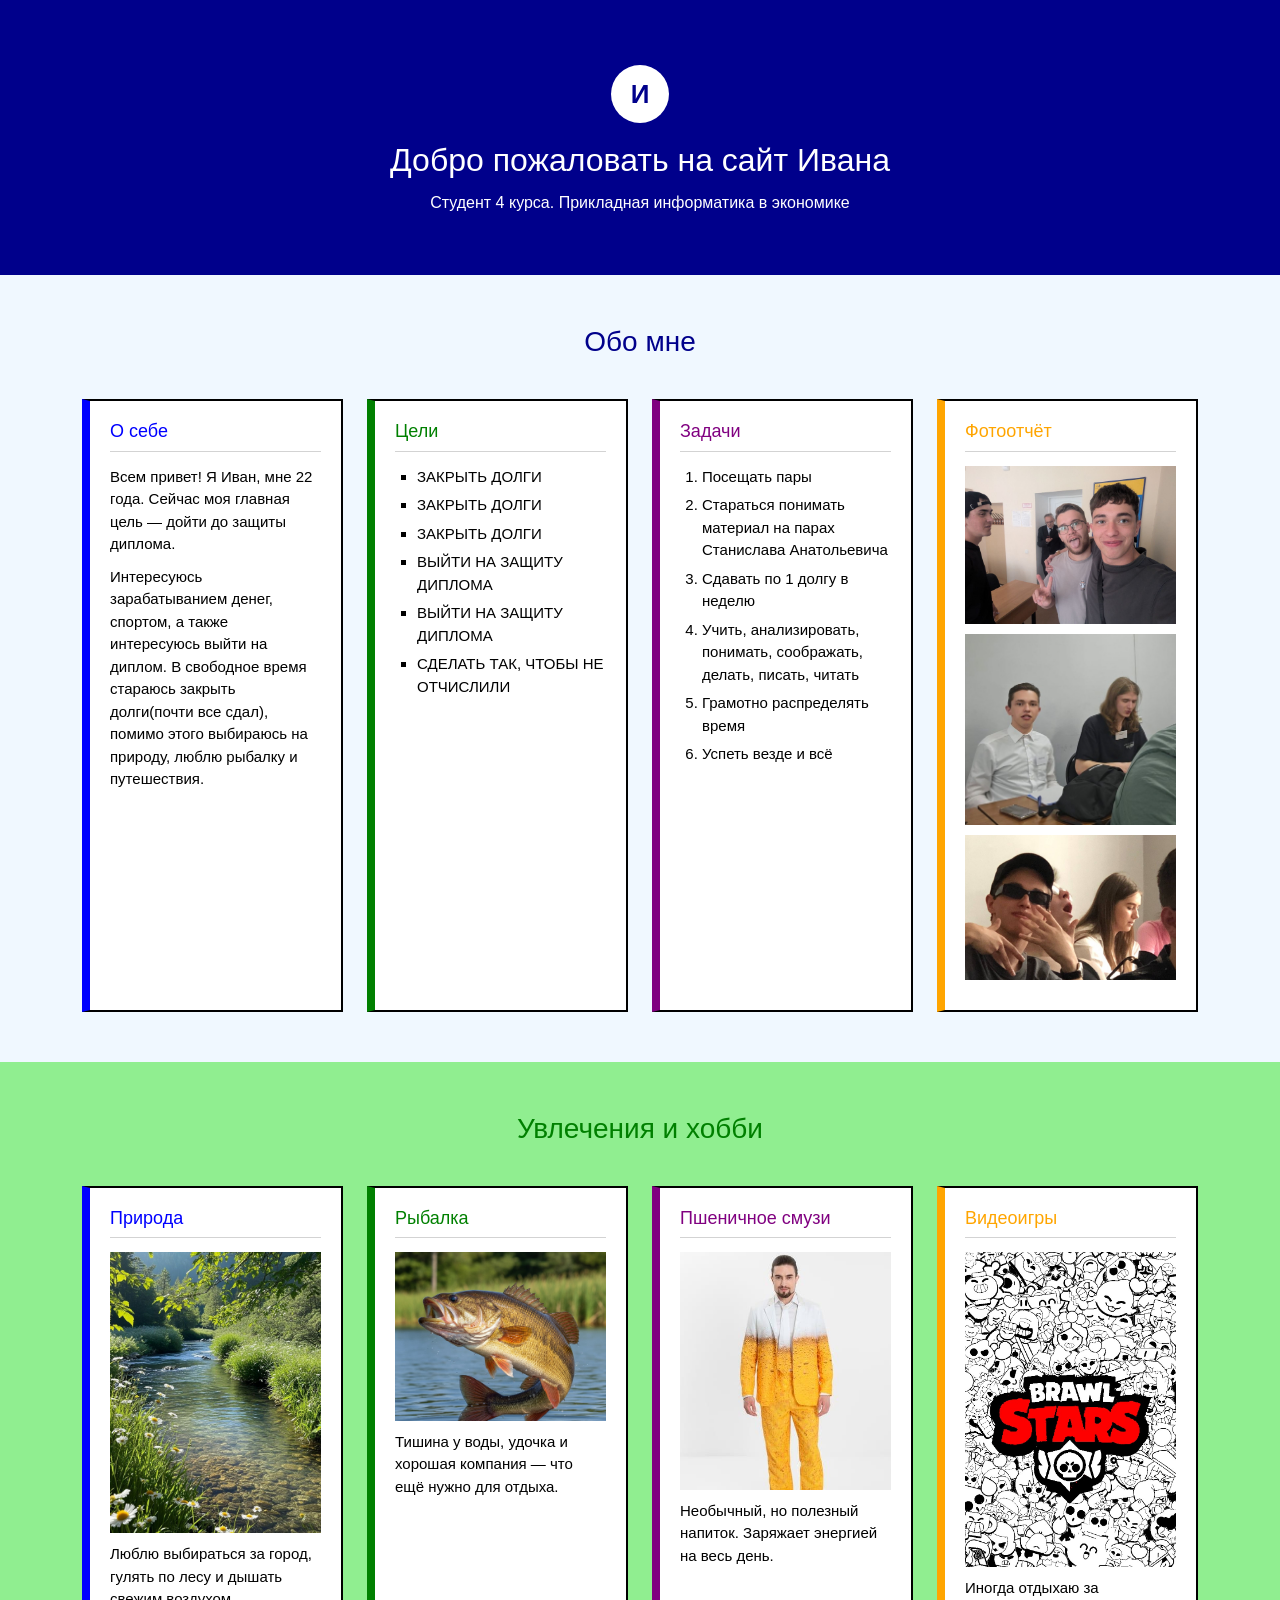
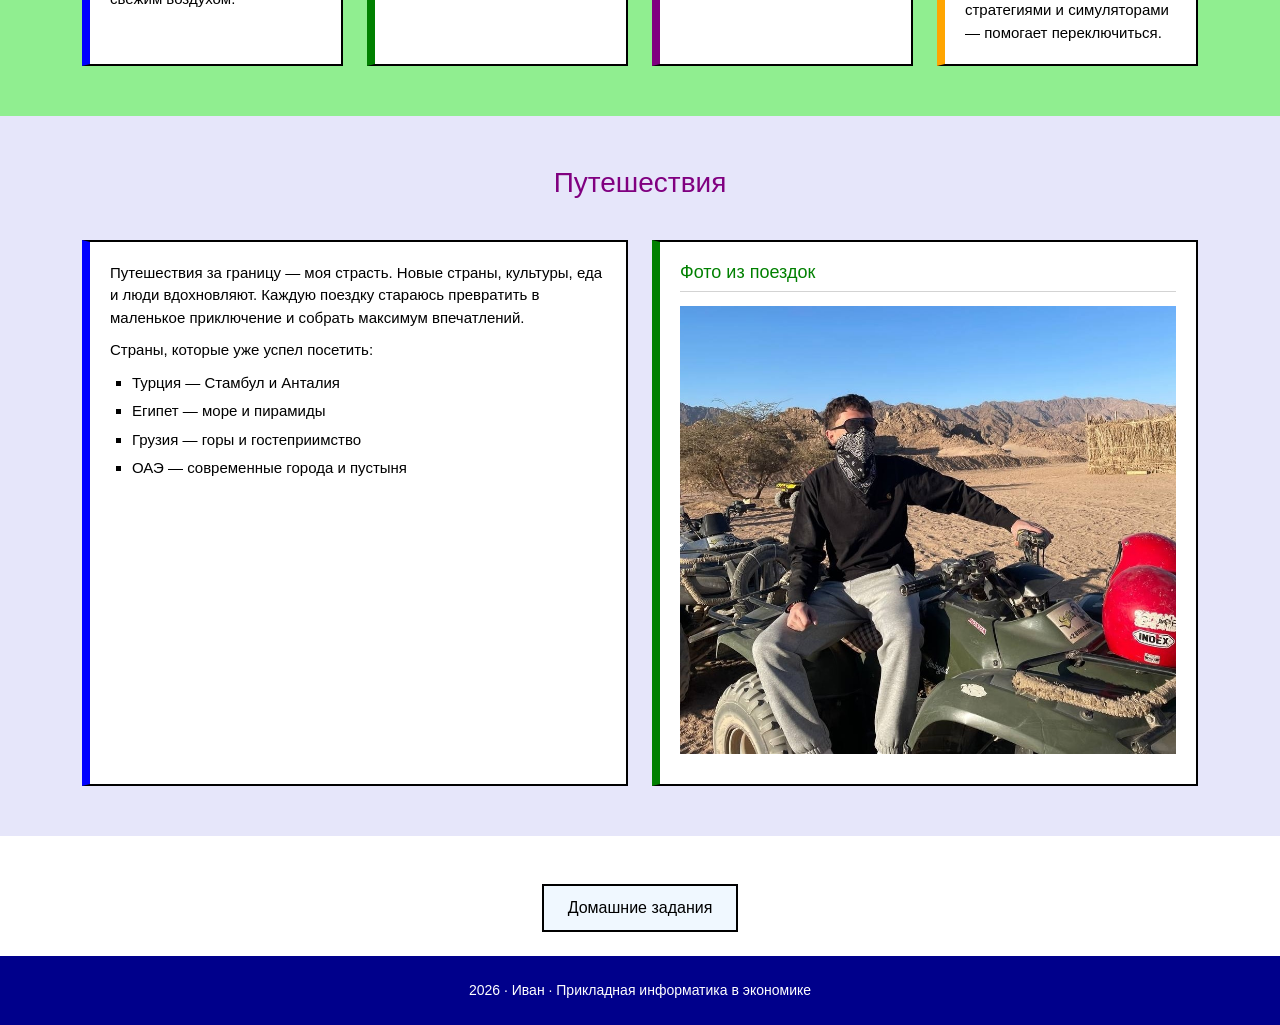
<file: index.html>
<!DOCTYPE html>
<html>
<head>
    <title>Мой сайт — Иван</title>
    <link href="https://cdn.jsdelivr.net/npm/bootstrap@5.3.8/dist/css/bootstrap.min.css" rel="stylesheet">
    <link rel="stylesheet" href="css/style.css">
</head>
<body>

    <header class="site-header">
        <div class="logo">И</div>
        <h1>Добро пожаловать на сайт Ивана</h1>
        <p class="subtitle">Студент 4 курса. Прикладная информатика в экономике</p>
    </header>

    <!-- Блок 1: Обо мне -->
    <div class="section-aliceblue">
        <h2 class="section-heading heading-darkblue">Обо мне</h2>
        <div class="container">
            <div class="row g-4">

                <div class="col-lg-3 col-sm-6">
                    <div class="block block-blue">
                        <h3>О себе</h3>
                        <p>Всем привет! Я Иван, мне 22 года. Сейчас моя главная цель — дойти до защиты диплома.</p>
                        <p>Интересуюсь зарабатыванием денег, спортом, а также интересуюсь выйти на диплом. В свободное время стараюсь закрыть долги(почти все сдал), помимо этого выбираюсь на природу, люблю рыбалку и путешествия.</p>
                    </div>
                </div>

                <div class="col-lg-3 col-sm-6">
                    <div class="block block-green">
                        <h3>Цели</h3>
                        <ul type=square>
                            <li>ЗАКРЫТЬ ДОЛГИ</li>
                            <li>ЗАКРЫТЬ ДОЛГИ</li>
                            <li>ЗАКРЫТЬ ДОЛГИ</li>
                            <li>ВЫЙТИ НА ЗАЩИТУ ДИПЛОМА</li>
                            <li>ВЫЙТИ НА ЗАЩИТУ ДИПЛОМА</li>
                            <li>СДЕЛАТЬ ТАК, ЧТОБЫ НЕ ОТЧИСЛИЛИ</li>
                        </ul>
                    </div>
                </div>

                <div class="col-lg-3 col-sm-6">
                    <div class="block block-purple">
                        <h3>Задачи</h3>
                        <ol>
                            <li>Посещать пары</li>
                            <li>Стараться понимать материал на парах Станислава Анатольевича</li>
                            <li>Сдавать по 1 долгу в неделю</li>
                            <li>Учить, анализировать, понимать, соображать, делать, писать, читать</li>
                            <li>Грамотно распределять время</li>
                            <li>Успеть везде и всё</li>
                        </ol>
                    </div>
                </div>

                <div class="col-lg-3 col-sm-6">
                    <div class="block block-orange">
                        <h3>Фотоотчёт</h3>
                        <img src="img/photo1.jpg" alt="Фото 1" class="photo">
                        <img src="img/photo2.jpg" alt="Фото 2" class="photo">
                        <img src="img/photo3.jpg" alt="Фото 3" class="photo">
                    </div>
                </div>

            </div>
        </div>
    </div>

    <!-- Блок 2: Увлечения -->
    <div class="section-lightgreen">
        <h2 class="section-heading heading-green">Увлечения и хобби</h2>
        <div class="container">
            <div class="row g-4">

                <div class="col-lg-3 col-sm-6">
                    <div class="block block-blue">
                        <h3>Природа</h3>
                        <img src="img/photo4.jpg" alt="Фото 4" class="photo">
                        <p>Люблю выбираться за город, гулять по лесу и дышать свежим воздухом.</p>
                    </div>
                </div>

                <div class="col-lg-3 col-sm-6">
                    <div class="block block-green">
                        <h3>Рыбалка</h3>
                        <img src="img/photo5.jpg" alt="Фото 5" class="hobby">
                        <p>Тишина у воды, удочка и хорошая компания — что ещё нужно для отдыха.</p>
                    </div>
                </div>

                <div class="col-lg-3 col-sm-6">
                    <div class="block block-purple">
                        <h3>Пшеничное смузи</h3>
                        <img src="img/photo6.jpg" alt="Фото 6" class="hobby">
                        <p>Необычный, но полезный напиток. Заряжает энергией на весь день.</p>
                    </div>
                </div>

                <div class="col-lg-3 col-sm-6">
                    <div class="block block-orange">
                        <h3>Видеоигры</h3>
                        <img src="img/photo7.jpg" alt="Фото 7" class="hobby">
                        <p>Иногда отдыхаю за стратегиями и симуляторами — помогает переключиться.</p>
                    </div>
                </div>

            </div>
        </div>
    </div>

    <!-- Блок 3: Путешествия -->
    <div class="section-lavender">
        <h2 class="section-heading heading-purple">Путешествия</h2>
        <div class="container">
            <div class="row g-4">

                <div class="col-lg-6">
                    <div class="block block-blue">
                        <p>Путешествия за границу — моя страсть. Новые страны, культуры, еда и люди вдохновляют. Каждую поездку стараюсь превратить в маленькое приключение и собрать максимум впечатлений.</p>
                        <p>Страны, которые уже успел посетить:</p>
                        <ul type=square>
                            <li>Турция — Стамбул и Анталия</li>
                            <li>Египет — море и пирамиды</li>
                            <li>Грузия — горы и гостеприимство</li>
                            <li>ОАЭ — современные города и пустыня</li>
                        </ul>
                    </div>
                </div>

                <div class="col-lg-6">
                    <div class="block block-green">
                        <h3>Фото из поездок</h3>
                        <img src="img/photo8.jpg" alt="Фото 8" class="travel">
                    </div>
                </div>

            </div>
        </div>
    </div>
    <!-- Ссылка на вторую страницу -->
<div class="container text-center mt-5 mb-4">
    <a href="homework.html" class="page-link">Домашние задания</a>
</div>
    <footer class="site-footer">
        <p>2026 · Иван · Прикладная информатика в экономике</p>
    </footer>

</body>
</html>
</file>
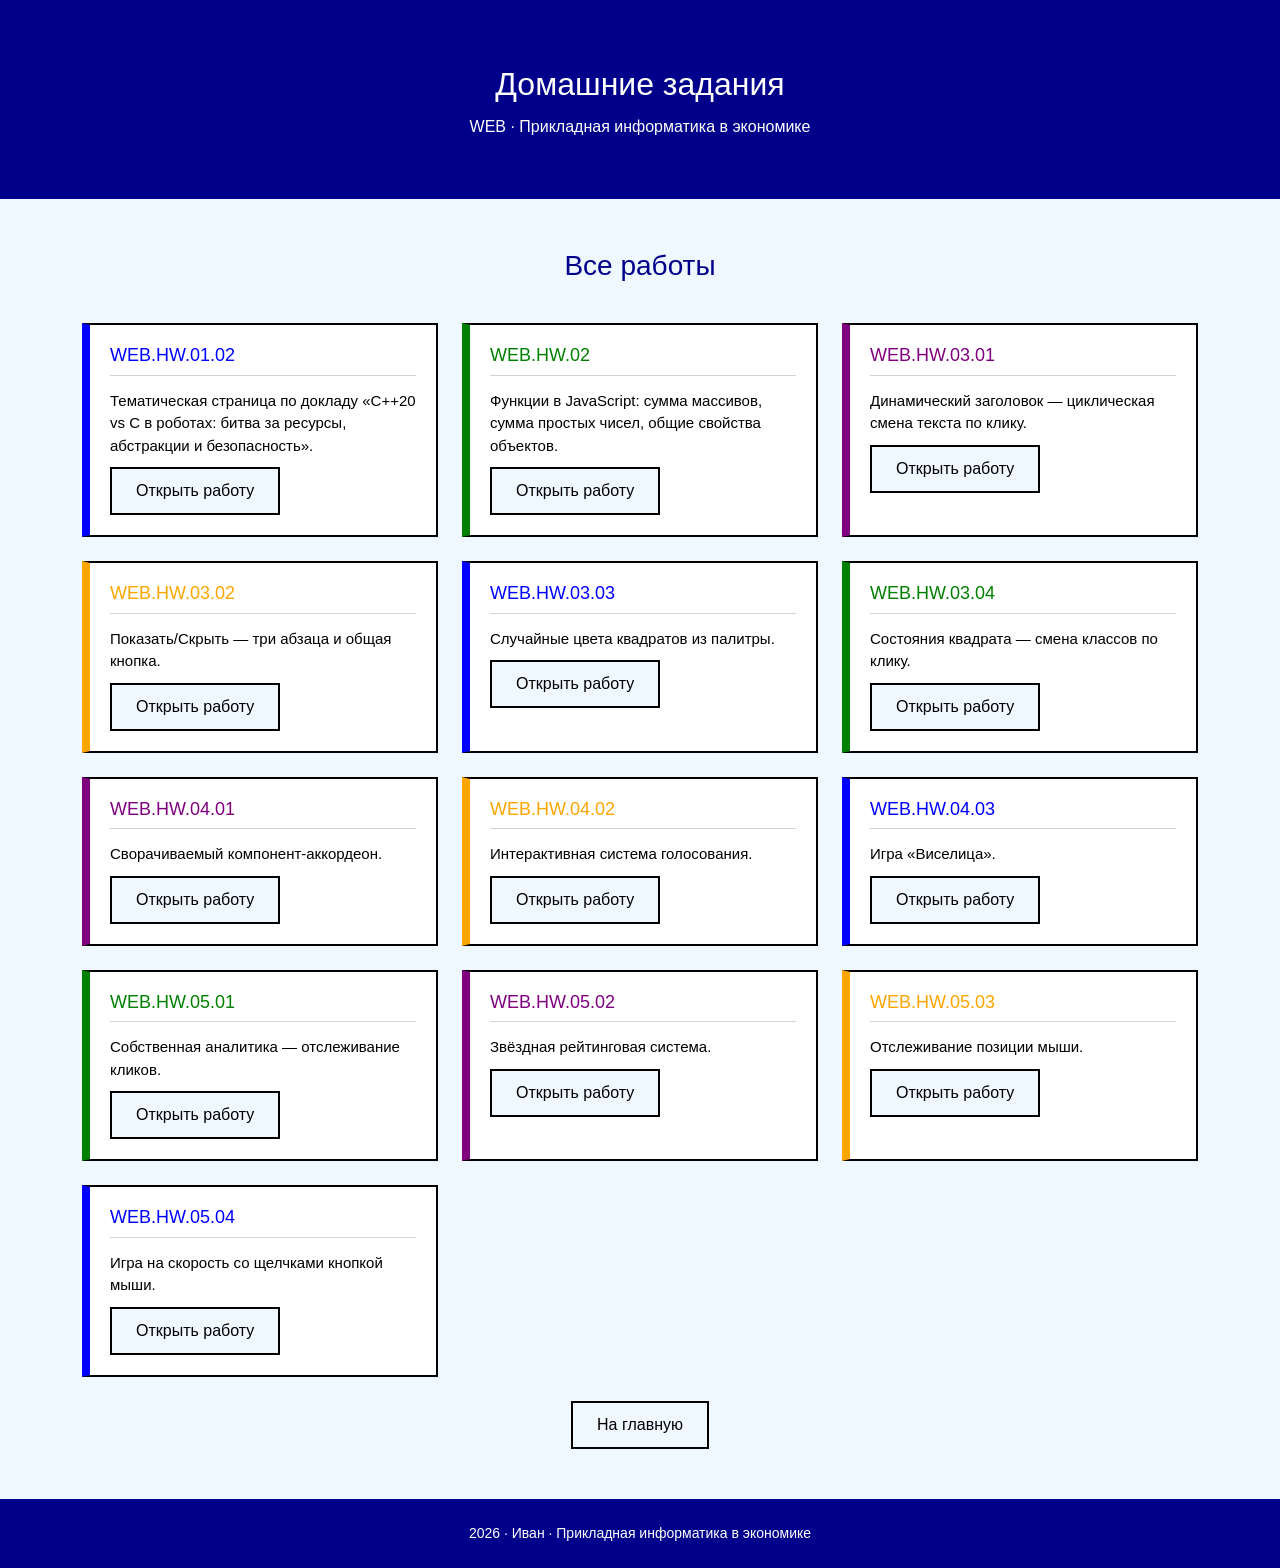
<file: homework.html>
<!DOCTYPE html>
<html>
<head>
    <title>Домашние задания</title>
    <link href="https://cdn.jsdelivr.net/npm/bootstrap@5.3.8/dist/css/bootstrap.min.css" rel="stylesheet">
    <link rel="stylesheet" href="css/style.css">
</head>
<body>

    <!-- ============================================ -->
    <!-- ШАПКА СТРАНИЦЫ                               -->
    <!-- здесь меняются: заголовок, подзаголовок      -->
    <!-- ============================================ -->
    <header class="site-header">
        <h1>Домашние задания</h1>
        <p class="subtitle">WEB · Прикладная информатика в экономике</p>
    </header>


    <!-- ============================================ -->
    <!-- ОСНОВНАЯ СЕКЦИЯ СО СПИСКОМ РАБОТ             -->
    <!-- здесь добавляются карточки новых заданий     -->
    <!-- ============================================ -->
    <div class="section-aliceblue">

        <!-- Заголовок секции -->
        <h2 class="section-heading heading-darkblue">Все работы</h2>

        <div class="container">
            <div class="row g-4">

                <!-- ===== WEB.HW.01 — тематическая страница по докладу ===== -->
                <div class="col-lg-4 col-sm-6">
                    <div class="block block-blue">
                        <h3>WEB.HW.01.02</h3>
                        <p>Тематическая страница по докладу «C++20 vs C в роботах: битва за ресурсы, абстракции и безопасность».</p>
                        <a href="hw_01.02.html" class="page-link">Открыть работу</a>
                    </div>
                </div>

                <!-- ===== WEB.HW.02 — функции в JavaScript ===== -->
                <div class="col-lg-4 col-sm-6">
                    <div class="block block-green">
                        <h3>WEB.HW.02</h3>
                        <p>Функции в JavaScript: сумма массивов, сумма простых чисел, общие свойства объектов.</p>
                        <a href="hw_02.html" class="page-link">Открыть работу</a>
                    </div>
                </div>

                <!-- ===== WEB.HW.03 — динамический контент ===== -->

                <!-- WEB.HW.03.01 -->
                <div class="col-lg-4 col-sm-6">
                    <div class="block block-purple">
                        <h3>WEB.HW.03.01</h3>
                        <p>Динамический заголовок — циклическая смена текста по клику.</p>
                        <a href="hw_03.01.html" class="page-link">Открыть работу</a>
                    </div>
                </div>

                <!-- WEB.HW.03.02 -->
                <div class="col-lg-4 col-sm-6">
                    <div class="block block-orange">
                        <h3>WEB.HW.03.02</h3>
                        <p>Показать/Скрыть — три абзаца и общая кнопка.</p>
                        <a href="hw_03.02.html" class="page-link">Открыть работу</a>
                    </div>
                </div>

                <!-- WEB.HW.03.03 -->
                <div class="col-lg-4 col-sm-6">
                    <div class="block block-blue">
                        <h3>WEB.HW.03.03</h3>
                        <p>Случайные цвета квадратов из палитры.</p>
                        <a href="hw_03.03.html" class="page-link">Открыть работу</a>
                    </div>
                </div>

                <!-- WEB.HW.03.04 -->
                <div class="col-lg-4 col-sm-6">
                    <div class="block block-green">
                        <h3>WEB.HW.03.04</h3>
                        <p>Состояния квадрата — смена классов по клику.</p>
                        <a href="hw_03.04.html" class="page-link">Открыть работу</a>
                    </div>
                </div>

                <!-- ===== WEB.HW.04 — события и взаимодействие ===== -->

                <!-- WEB.HW.04.01 -->
                <div class="col-lg-4 col-sm-6">
                    <div class="block block-purple">
                        <h3>WEB.HW.04.01</h3>
                        <p>Сворачиваемый компонент-аккордеон.</p>
                        <a href="hw_04.01.html" class="page-link">Открыть работу</a>
                    </div>
                </div>

                <!-- WEB.HW.04.02 -->
                <div class="col-lg-4 col-sm-6">
                    <div class="block block-orange">
                        <h3>WEB.HW.04.02</h3>
                        <p>Интерактивная система голосования.</p>
                        <a href="hw_04.02.html" class="page-link">Открыть работу</a>
                    </div>
                </div>

                <!-- WEB.HW.04.03 -->
                <div class="col-lg-4 col-sm-6">
                    <div class="block block-blue">
                        <h3>WEB.HW.04.03</h3>
                        <p>Игра «Виселица».</p>
                        <a href="hw_04.03.html" class="page-link">Открыть работу</a>
                    </div>
                </div>

                <!-- ===== WEB.HW.05 — практика с событиями ===== -->

                <!-- WEB.HW.05.01 -->
                <div class="col-lg-4 col-sm-6">
                    <div class="block block-green">
                        <h3>WEB.HW.05.01</h3>
                        <p>Собственная аналитика — отслеживание кликов.</p>
                        <a href="hw_05.01.html" class="page-link">Открыть работу</a>
                    </div>
                </div>

                <!-- WEB.HW.05.02 -->
                <div class="col-lg-4 col-sm-6">
                    <div class="block block-purple">
                        <h3>WEB.HW.05.02</h3>
                        <p>Звёздная рейтинговая система.</p>
                        <a href="hw_05.02.html" class="page-link">Открыть работу</a>
                    </div>
                </div>

                <!-- WEB.HW.05.03 -->
                <div class="col-lg-4 col-sm-6">
                    <div class="block block-orange">
                        <h3>WEB.HW.05.03</h3>
                        <p>Отслеживание позиции мыши.</p>
                        <a href="hw_05.03.html" class="page-link">Открыть работу</a>
                    </div>
                </div>

                <!-- WEB.HW.05.04 -->
                <div class="col-lg-4 col-sm-6">
                    <div class="block block-blue">
                        <h3>WEB.HW.05.04</h3>
                        <p>Игра на скорость со щелчками кнопкой мыши.</p>
                        <a href="hw_05.04.html" class="page-link">Открыть работу</a>
                    </div>
                </div>

            </div>

            <!-- ============================================ -->
            <!-- БЛОК ССЫЛОК НА ДРУГИЕ СТРАНИЦЫ               -->
            <!-- здесь добавляются ссылки на страницы сайта   -->
            <!-- ============================================ -->
            <div class="text-center mt-4">
                <a href="index.html" class="page-link">На главную</a>
            </div>
        </div>
    </div>


    <!-- ============================================ -->
    <!-- ПОДВАЛ САЙТА                                 -->
    <!-- здесь меняется текст в самом низу страницы   -->
    <!-- ============================================ -->
    <footer class="site-footer">
        <p>2026 · Иван · Прикладная информатика в экономике</p>
    </footer>

</body>
</html>
</file>
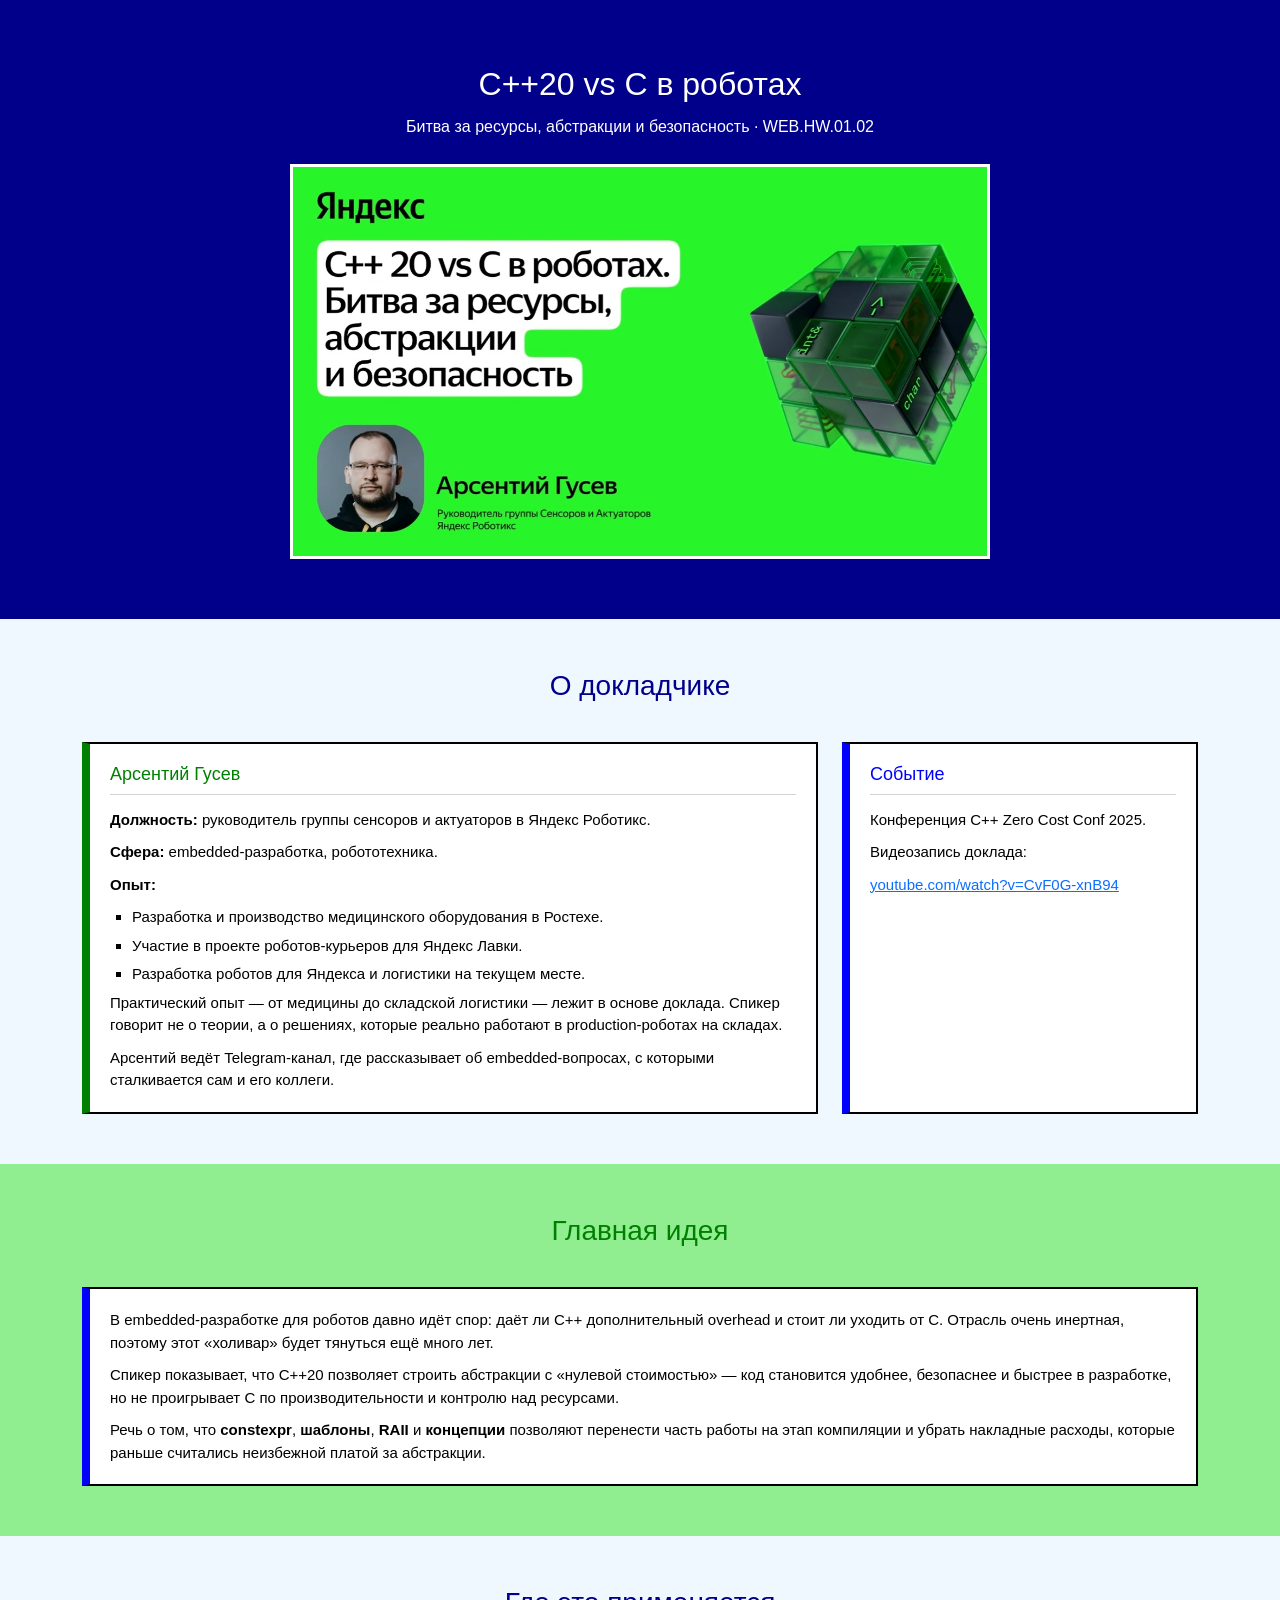
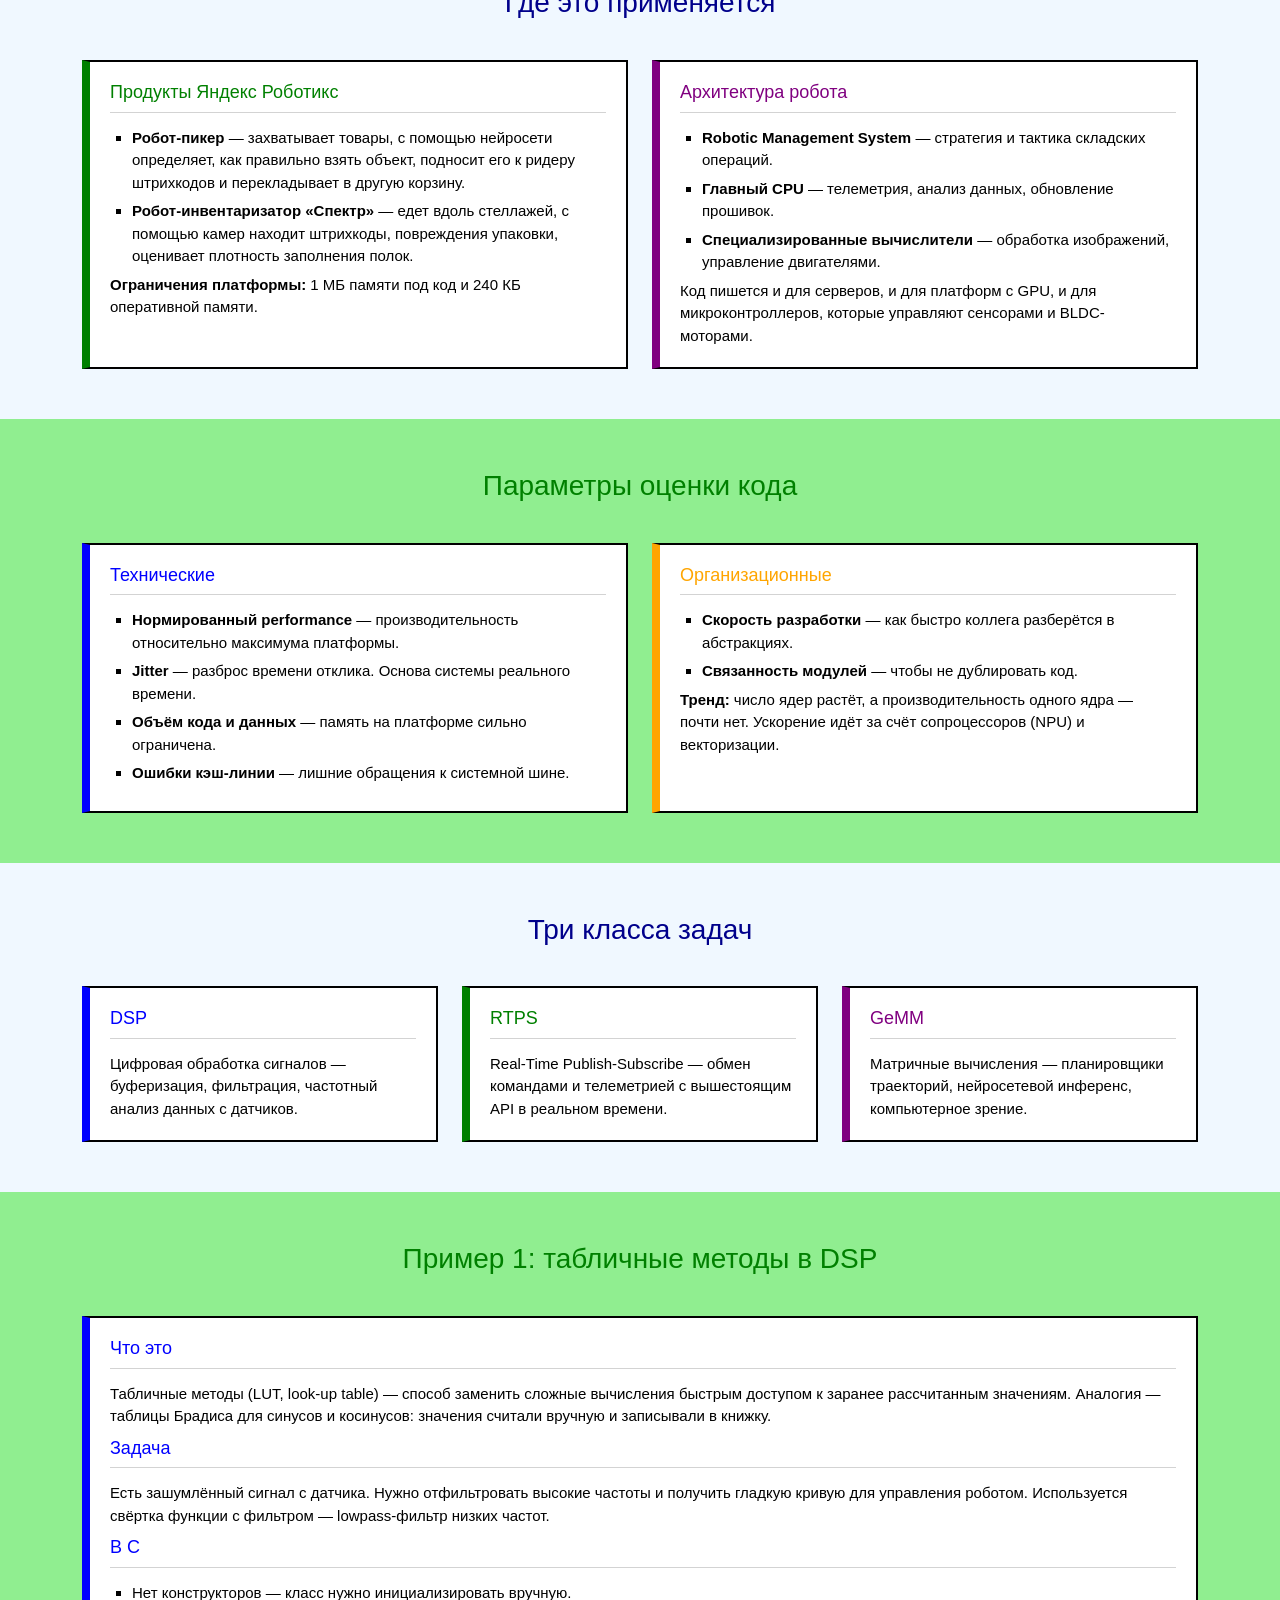
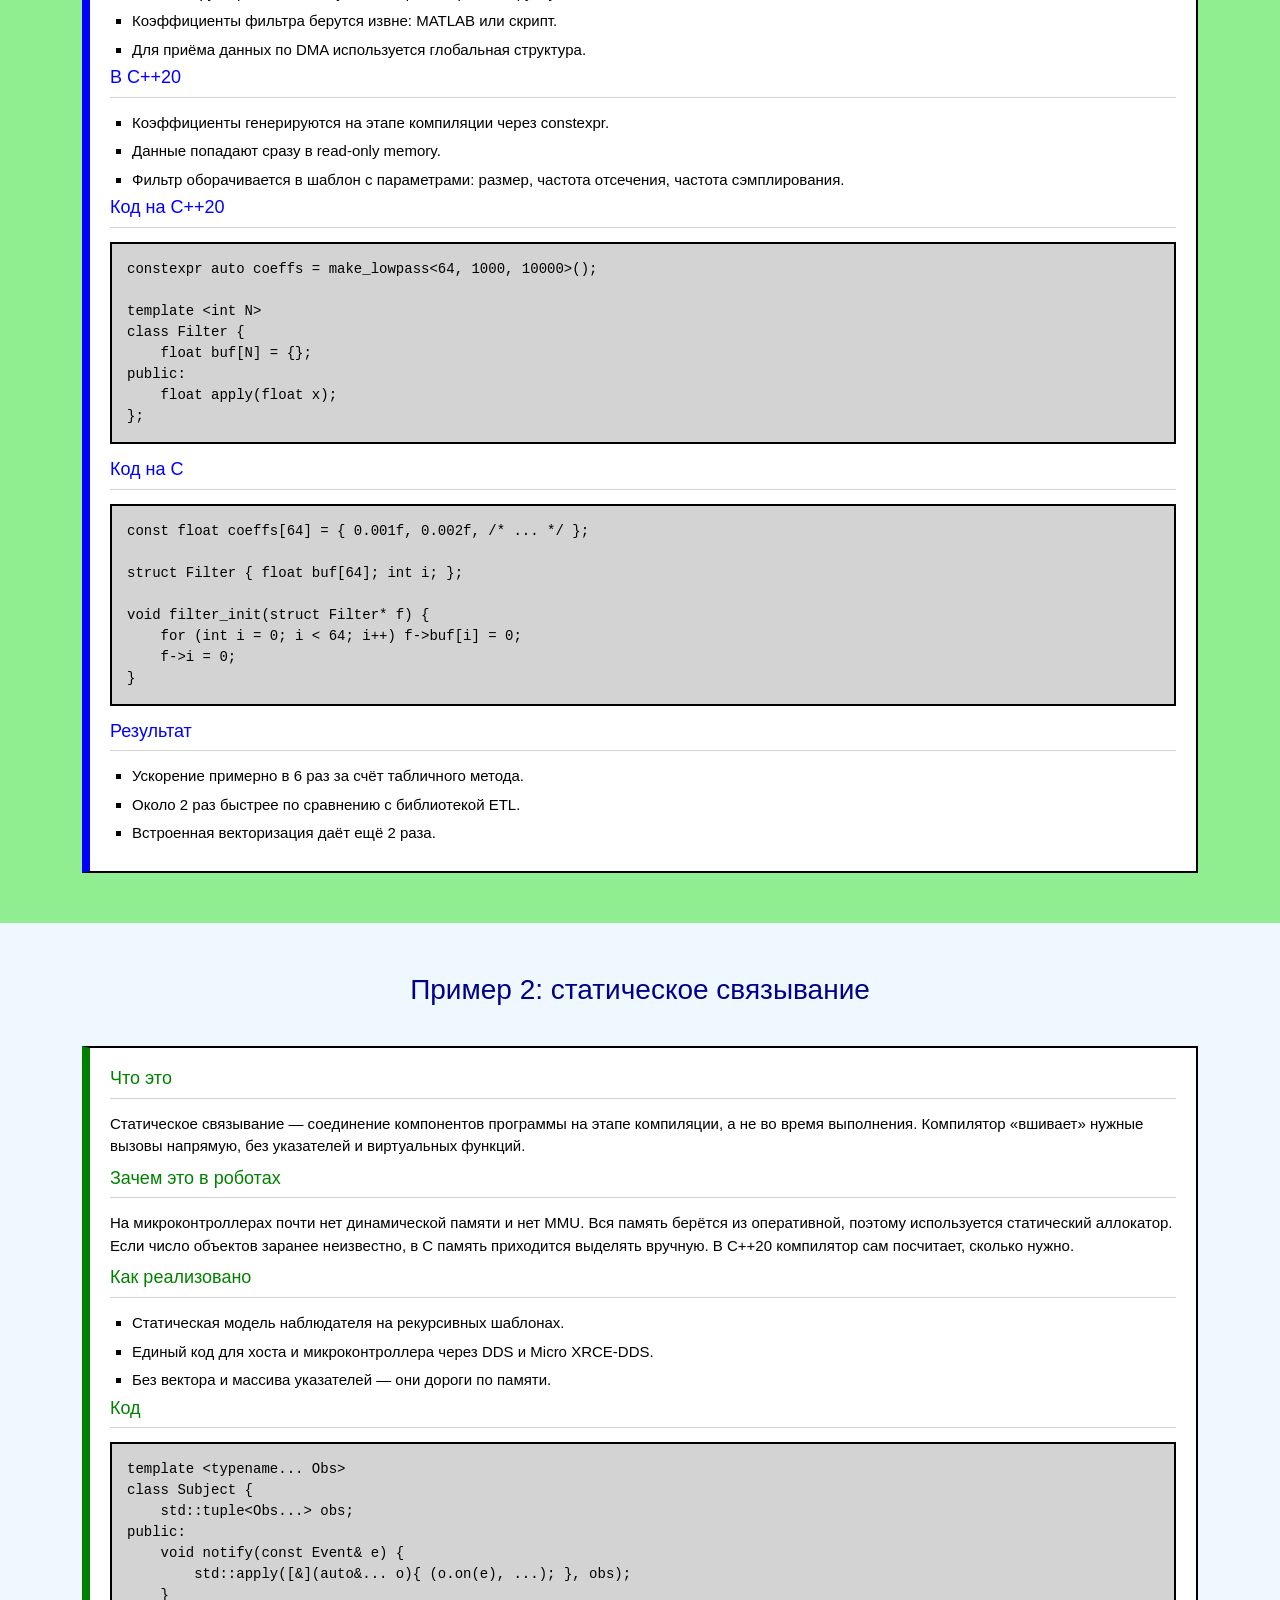
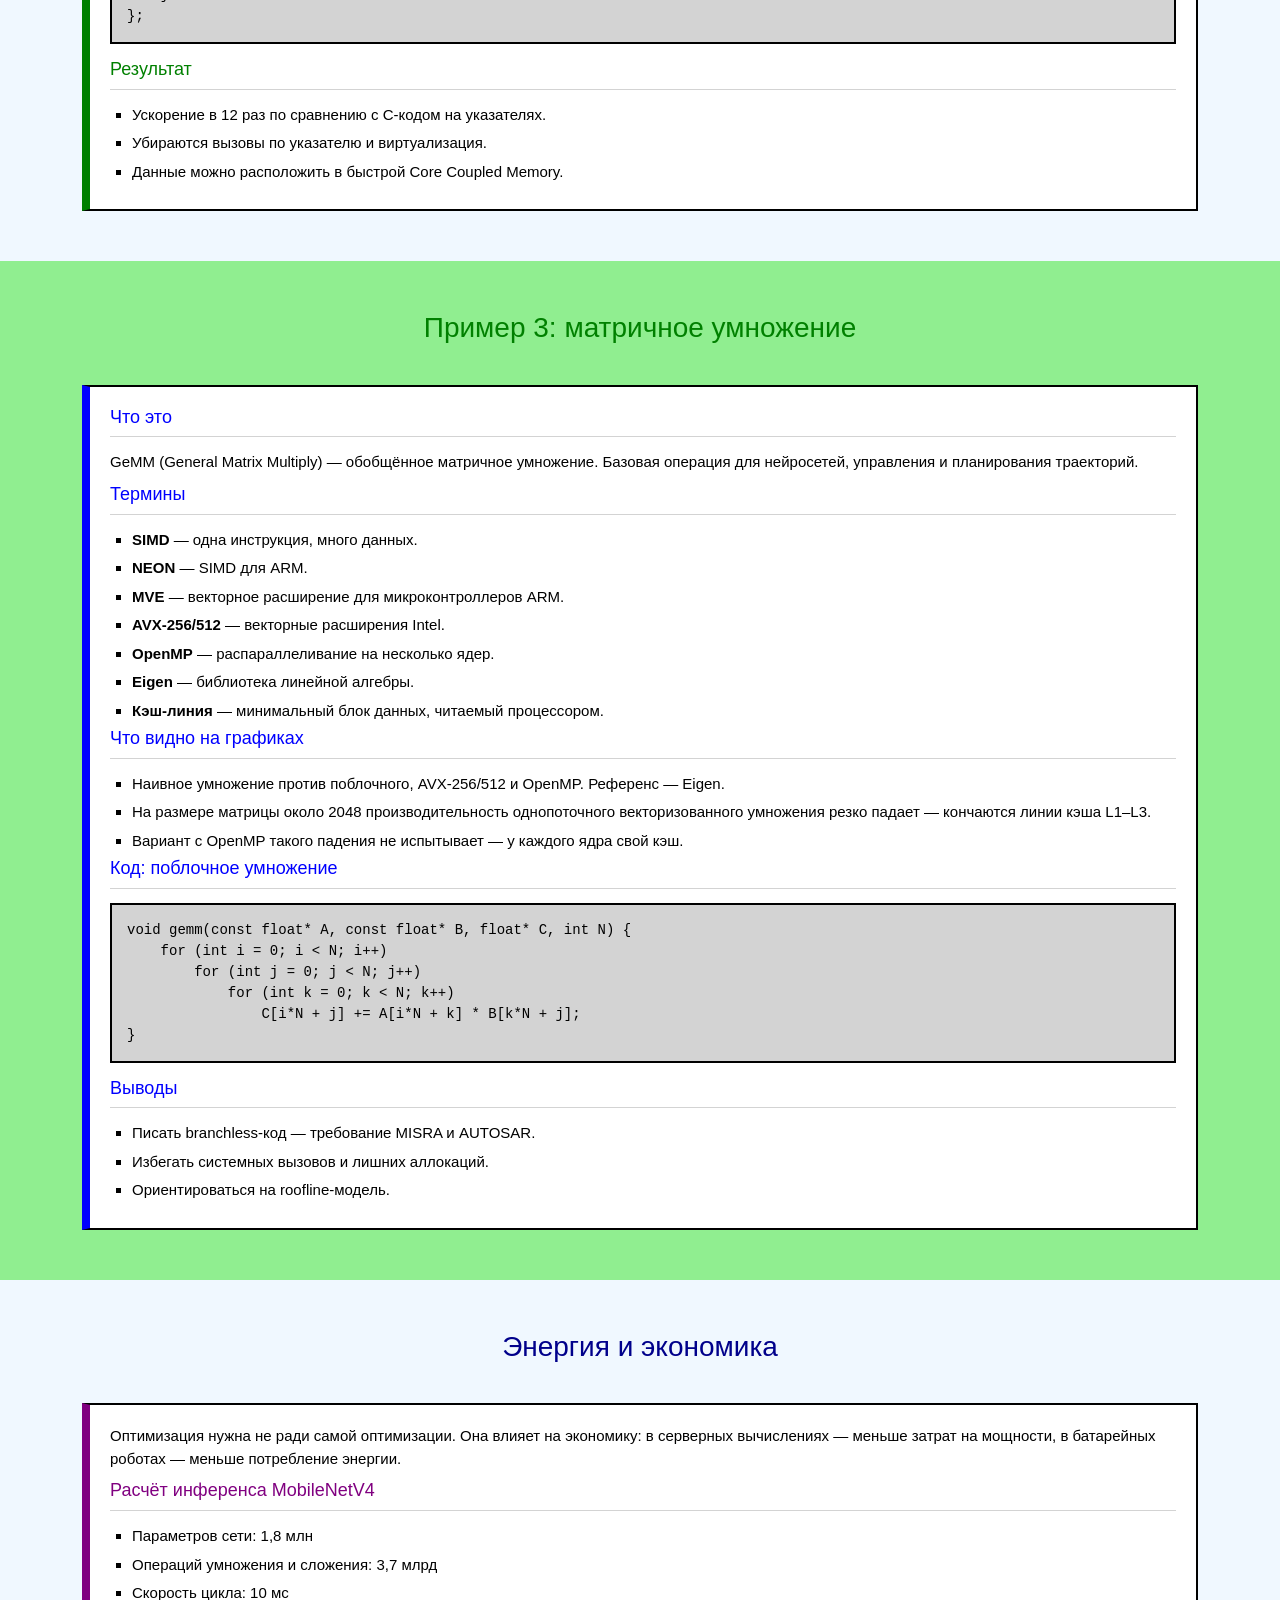
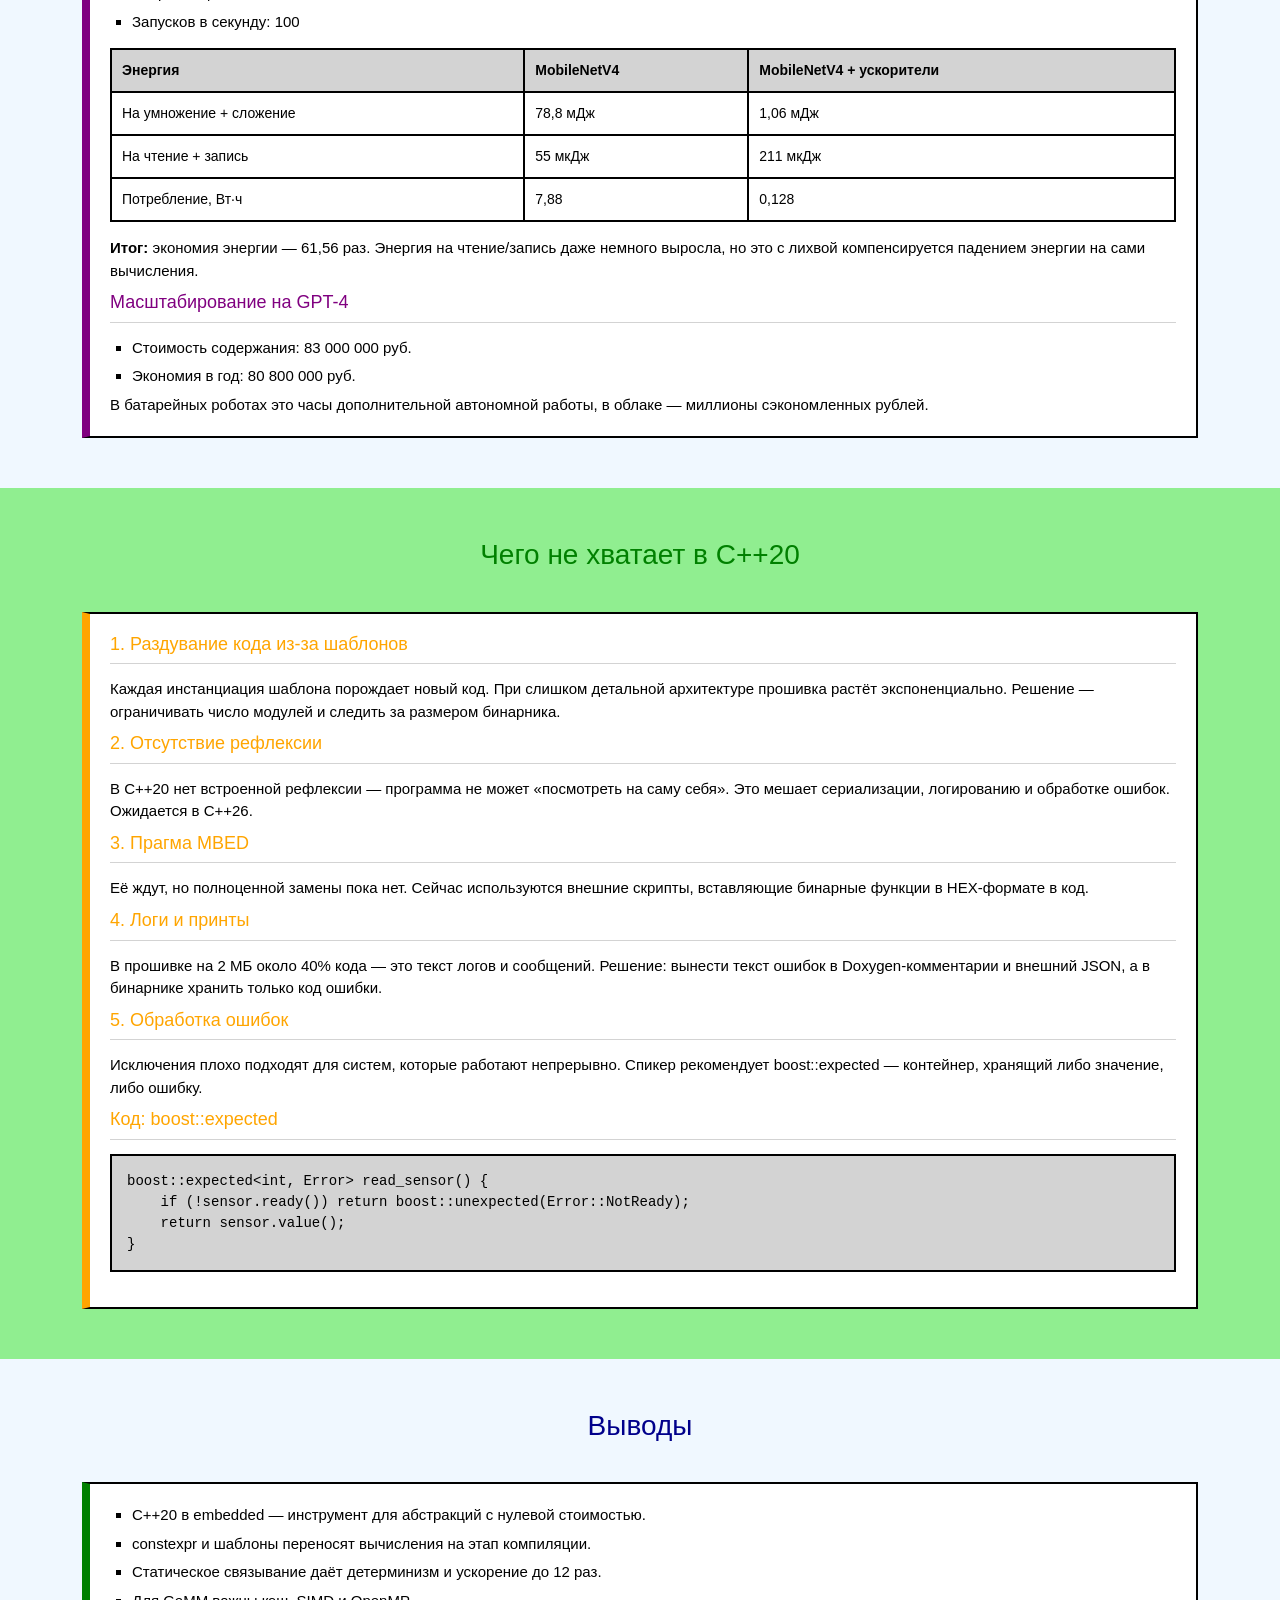
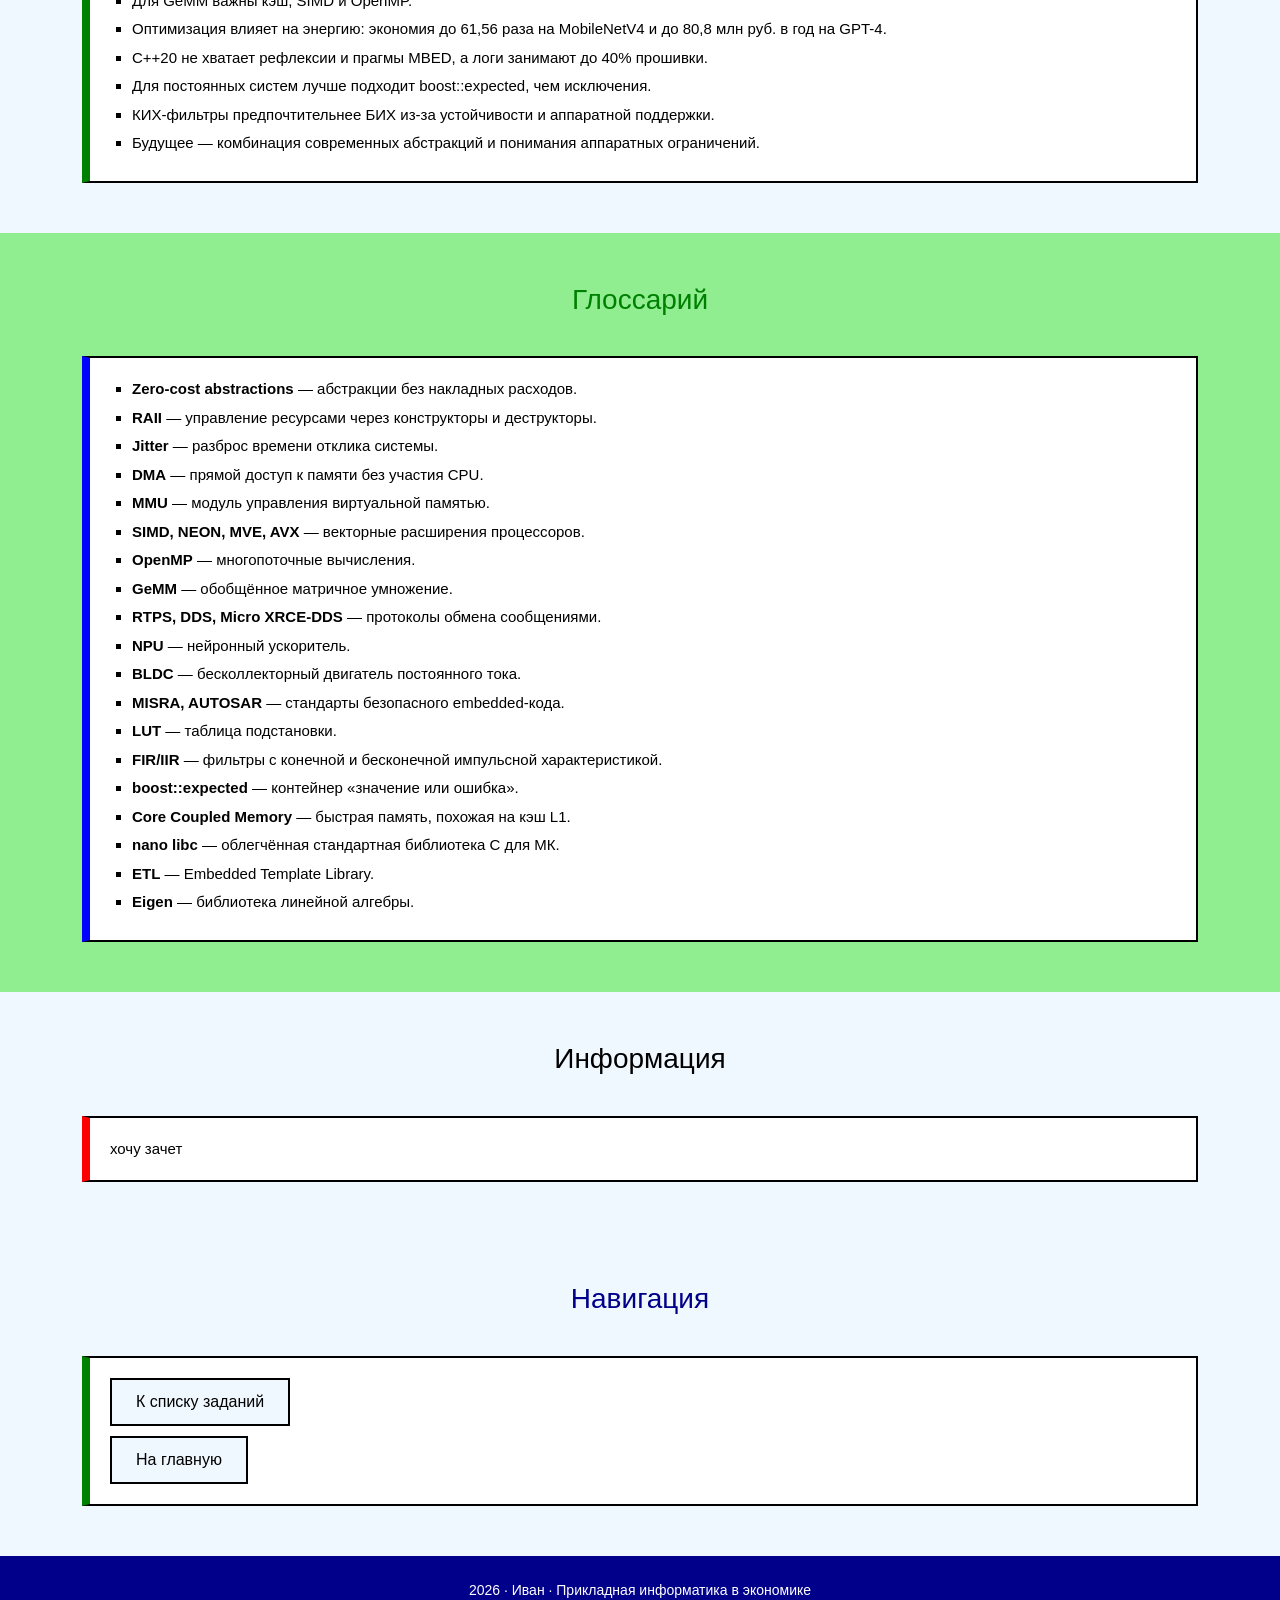
<file: hw_01.02.html>
<!DOCTYPE html>
<html>
<head>
    <title>WEB.HW.01.02 — C++20 vs C в роботах</title>
    <link href="https://cdn.jsdelivr.net/npm/bootstrap@5.3.8/dist/css/bootstrap.min.css" rel="stylesheet">
    <link rel="stylesheet" href="css/style.css">
</head>
<body>

    <!-- ============================================ -->
    <!-- ШАПКА СТРАНИЦЫ                               -->
    <!-- здесь меняются: главный заголовок,           -->
    <!-- подзаголовок, обложка доклада                -->
    <!-- ============================================ -->
    <header class="site-header">
        <h1>C++20 vs C в роботах</h1>
        <p class="subtitle">Битва за ресурсы, абстракции и безопасность · WEB.HW.01.02</p>
        <!-- Картинка-обложка (лежит в папке img) -->
        <img src="img/hw_01.02.jpg" alt="Обложка доклада" class="hw-cover">
    </header>


    <!-- ============================================ -->
    <!-- СЕКЦИЯ: О ДОКЛАДЧИКЕ (голубой фон)           -->
    <!-- ============================================ -->
    <div class="section-aliceblue">

        <!-- Заголовок секции -->
        <h2 class="section-heading heading-darkblue">О докладчике</h2>

        <div class="container">
            <div class="row g-4">

                <!-- Левая карточка: биография спикера -->
                <div class="col-lg-8">
                    <div class="block block-green">
                        <h3>Арсентий Гусев</h3>
                        <p><strong>Должность:</strong> руководитель группы сенсоров и актуаторов в Яндекс Роботикс.</p>
                        <p><strong>Сфера:</strong> embedded-разработка, робототехника.</p>
                        <p><strong>Опыт:</strong></p>
                        <ul type=square>
                            <li>Разработка и производство медицинского оборудования в Ростехе.</li>
                            <li>Участие в проекте роботов-курьеров для Яндекс Лавки.</li>
                            <li>Разработка роботов для Яндекса и логистики на текущем месте.</li>
                        </ul>
                        <p>Практический опыт — от медицины до складской логистики — лежит в основе доклада. Спикер говорит не о теории, а о решениях, которые реально работают в production-роботах на складах.</p>
                        <p>Арсентий ведёт Telegram-канал, где рассказывает об embedded-вопросах, с которыми сталкивается сам и его коллеги.</p>
                    </div>
                </div>

                <!-- Правая карточка: событие и ссылка на видео -->
                <div class="col-lg-4">
                    <div class="block block-blue">
                        <h3>Событие</h3>
                        <p>Конференция C++ Zero Cost Conf 2025.</p>
                        <p>Видеозапись доклада:</p>
                        <!-- Ссылка на YouTube -->
                        <p><a href="https://www.youtube.com/watch?v=CvF0G-xnB94" target="_blank">youtube.com/watch?v=CvF0G-xnB94</a></p>
                    </div>
                </div>

            </div>
        </div>
    </div>


    <!-- ============================================ -->
    <!-- СЕКЦИЯ: ГЛАВНАЯ ИДЕЯ (зелёный фон)           -->
    <!-- ============================================ -->
    <div class="section-lightgreen">
        <h2 class="section-heading heading-green">Главная идея</h2>
        <div class="container">
            <div class="row g-4">
                <div class="col-lg-12">
                    <div class="block block-blue">
                        <p>В embedded-разработке для роботов давно идёт спор: даёт ли C++ дополнительный overhead и стоит ли уходить от C. Отрасль очень инертная, поэтому этот «холивар» будет тянуться ещё много лет.</p>
                        <p>Спикер показывает, что C++20 позволяет строить абстракции с «нулевой стоимостью» — код становится удобнее, безопаснее и быстрее в разработке, но не проигрывает C по производительности и контролю над ресурсами.</p>
                        <p>Речь о том, что <strong>constexpr</strong>, <strong>шаблоны</strong>, <strong>RAII</strong> и <strong>концепции</strong> позволяют перенести часть работы на этап компиляции и убрать накладные расходы, которые раньше считались неизбежной платой за абстракции.</p>
                    </div>
                </div>
            </div>
        </div>
    </div>


    <!-- ============================================ -->
    <!-- СЕКЦИЯ: ГДЕ ЭТО ПРИМЕНЯЕТСЯ (голубой фон)    -->
    <!-- ============================================ -->
    <div class="section-aliceblue">
        <h2 class="section-heading heading-darkblue">Где это применяется</h2>
        <div class="container">
            <div class="row g-4">

                <!-- Карточка: продукты Яндекс Роботикс -->
                <div class="col-lg-6">
                    <div class="block block-green">
                        <h3>Продукты Яндекс Роботикс</h3>
                        <ul type=square>
                            <li><strong>Робот-пикер</strong> — захватывает товары, с помощью нейросети определяет, как правильно взять объект, подносит его к ридеру штрихкодов и перекладывает в другую корзину.</li>
                            <li><strong>Робот-инвентаризатор «Спектр»</strong> — едет вдоль стеллажей, с помощью камер находит штрихкоды, повреждения упаковки, оценивает плотность заполнения полок.</li>
                        </ul>
                        <p><strong>Ограничения платформы:</strong> 1 МБ памяти под код и 240 КБ оперативной памяти.</p>
                    </div>
                </div>

                <!-- Карточка: архитектура робота -->
                <div class="col-lg-6">
                    <div class="block block-purple">
                        <h3>Архитектура робота</h3>
                        <ul type=square>
                            <li><strong>Robotic Management System</strong> — стратегия и тактика складских операций.</li>
                            <li><strong>Главный CPU</strong> — телеметрия, анализ данных, обновление прошивок.</li>
                            <li><strong>Специализированные вычислители</strong> — обработка изображений, управление двигателями.</li>
                        </ul>
                        <p>Код пишется и для серверов, и для платформ с GPU, и для микроконтроллеров, которые управляют сенсорами и BLDC-моторами.</p>
                    </div>
                </div>

            </div>
        </div>
    </div>


    <!-- ============================================ -->
    <!-- СЕКЦИЯ: ПАРАМЕТРЫ ОЦЕНКИ КОДА (зелёный фон)  -->
    <!-- ============================================ -->
    <div class="section-lightgreen">
        <h2 class="section-heading heading-green">Параметры оценки кода</h2>
        <div class="container">
            <div class="row g-4">

                <!-- Карточка: технические параметры -->
                <div class="col-lg-6">
                    <div class="block block-blue">
                        <h3>Технические</h3>
                        <ul type=square>
                            <li><strong>Нормированный performance</strong> — производительность относительно максимума платформы.</li>
                            <li><strong>Jitter</strong> — разброс времени отклика. Основа системы реального времени.</li>
                            <li><strong>Объём кода и данных</strong> — память на платформе сильно ограничена.</li>
                            <li><strong>Ошибки кэш-линии</strong> — лишние обращения к системной шине.</li>
                        </ul>
                    </div>
                </div>

                <!-- Карточка: организационные параметры -->
                <div class="col-lg-6">
                    <div class="block block-orange">
                        <h3>Организационные</h3>
                        <ul type=square>
                            <li><strong>Скорость разработки</strong> — как быстро коллега разберётся в абстракциях.</li>
                            <li><strong>Связанность модулей</strong> — чтобы не дублировать код.</li>
                        </ul>
                        <p><strong>Тренд:</strong> число ядер растёт, а производительность одного ядра — почти нет. Ускорение идёт за счёт сопроцессоров (NPU) и векторизации.</p>
                    </div>
                </div>

            </div>
        </div>
    </div>


    <!-- ============================================ -->
    <!-- СЕКЦИЯ: ТРИ КЛАССА ЗАДАЧ (голубой фон)       -->
    <!-- три карточки в одном ряду: DSP, RTPS, GeMM   -->
    <!-- ============================================ -->
    <div class="section-aliceblue">
        <h2 class="section-heading heading-darkblue">Три класса задач</h2>
        <div class="container">
            <div class="row g-4">

                <!-- Карточка DSP -->
                <div class="col-lg-4 col-sm-6">
                    <div class="block block-blue">
                        <h3>DSP</h3>
                        <p>Цифровая обработка сигналов — буферизация, фильтрация, частотный анализ данных с датчиков.</p>
                    </div>
                </div>

                <!-- Карточка RTPS -->
                <div class="col-lg-4 col-sm-6">
                    <div class="block block-green">
                        <h3>RTPS</h3>
                        <p>Real-Time Publish-Subscribe — обмен командами и телеметрией с вышестоящим API в реальном времени.</p>
                    </div>
                </div>

                <!-- Карточка GeMM -->
                <div class="col-lg-4 col-sm-6">
                    <div class="block block-purple">
                        <h3>GeMM</h3>
                        <p>Матричные вычисления — планировщики траекторий, нейросетевой инференс, компьютерное зрение.</p>
                    </div>
                </div>

            </div>
        </div>
    </div>


    <!-- ============================================ -->
    <!-- СЕКЦИЯ: ПРИМЕР 1 — ТАБЛИЧНЫЕ МЕТОДЫ В DSP    -->
    <!-- (зелёный фон)                                -->
    <!-- ============================================ -->
    <div class="section-lightgreen">
        <h2 class="section-heading heading-green">Пример 1: табличные методы в DSP</h2>
        <div class="container">
            <div class="row g-4">
                <div class="col-lg-12">
                    <div class="block block-blue">
                        <h3>Что это</h3>
                        <p>Табличные методы (LUT, look-up table) — способ заменить сложные вычисления быстрым доступом к заранее рассчитанным значениям. Аналогия — таблицы Брадиса для синусов и косинусов: значения считали вручную и записывали в книжку.</p>

                        <h3>Задача</h3>
                        <p>Есть зашумлённый сигнал с датчика. Нужно отфильтровать высокие частоты и получить гладкую кривую для управления роботом. Используется свёртка функции с фильтром — lowpass-фильтр низких частот.</p>

                        <h3>В C</h3>
                        <ul type=square>
                            <li>Нет конструкторов — класс нужно инициализировать вручную.</li>
                            <li>Коэффициенты фильтра берутся извне: MATLAB или скрипт.</li>
                            <li>Для приёма данных по DMA используется глобальная структура.</li>
                        </ul>

                        <h3>В C++20</h3>
                        <ul type=square>
                            <li>Коэффициенты генерируются на этапе компиляции через constexpr.</li>
                            <li>Данные попадают сразу в read-only memory.</li>
                            <li>Фильтр оборачивается в шаблон с параметрами: размер, частота отсечения, частота сэмплирования.</li>
                        </ul>

                        <!-- Блок кода: C++20 -->
                        <h3>Код на C++20</h3>
                        <pre class="code-block">
constexpr auto coeffs = make_lowpass&lt;64, 1000, 10000&gt;();

template &lt;int N&gt;
class Filter {
    float buf[N] = {};
public:
    float apply(float x);
};</pre>

                        <!-- Блок кода: C -->
                        <h3>Код на C</h3>
                        <pre class="code-block">
const float coeffs[64] = { 0.001f, 0.002f, /* ... */ };

struct Filter { float buf[64]; int i; };

void filter_init(struct Filter* f) {
    for (int i = 0; i &lt; 64; i++) f-&gt;buf[i] = 0;
    f-&gt;i = 0;
}</pre>

                        <h3>Результат</h3>
                        <ul type=square>
                            <li>Ускорение примерно в 6 раз за счёт табличного метода.</li>
                            <li>Около 2 раз быстрее по сравнению с библиотекой ETL.</li>
                            <li>Встроенная векторизация даёт ещё 2 раза.</li>
                        </ul>
                    </div>
                </div>
            </div>
        </div>
    </div>


    <!-- ============================================ -->
    <!-- СЕКЦИЯ: ПРИМЕР 2 — СТАТИЧЕСКОЕ СВЯЗЫВАНИЕ    -->
    <!-- (голубой фон)                                -->
    <!-- ============================================ -->
    <div class="section-aliceblue">
        <h2 class="section-heading heading-darkblue">Пример 2: статическое связывание</h2>
        <div class="container">
            <div class="row g-4">
                <div class="col-lg-12">
                    <div class="block block-green">
                        <h3>Что это</h3>
                        <p>Статическое связывание — соединение компонентов программы на этапе компиляции, а не во время выполнения. Компилятор «вшивает» нужные вызовы напрямую, без указателей и виртуальных функций.</p>

                        <h3>Зачем это в роботах</h3>
                        <p>На микроконтроллерах почти нет динамической памяти и нет MMU. Вся память берётся из оперативной, поэтому используется статический аллокатор. Если число объектов заранее неизвестно, в C память приходится выделять вручную. В C++20 компилятор сам посчитает, сколько нужно.</p>

                        <h3>Как реализовано</h3>
                        <ul type=square>
                            <li>Статическая модель наблюдателя на рекурсивных шаблонах.</li>
                            <li>Единый код для хоста и микроконтроллера через DDS и Micro XRCE-DDS.</li>
                            <li>Без вектора и массива указателей — они дороги по памяти.</li>
                        </ul>

                        <!-- Блок кода -->
                        <h3>Код</h3>
                        <pre class="code-block">
template &lt;typename... Obs&gt;
class Subject {
    std::tuple&lt;Obs...&gt; obs;
public:
    void notify(const Event&amp; e) {
        std::apply([&amp;](auto&amp;... o){ (o.on(e), ...); }, obs);
    }
};</pre>

                        <h3>Результат</h3>
                        <ul type=square>
                            <li>Ускорение в 12 раз по сравнению с C-кодом на указателях.</li>
                            <li>Убираются вызовы по указателю и виртуализация.</li>
                            <li>Данные можно расположить в быстрой Core Coupled Memory.</li>
                        </ul>
                    </div>
                </div>
            </div>
        </div>
    </div>


    <!-- ============================================ -->
    <!-- СЕКЦИЯ: ПРИМЕР 3 — МАТРИЧНОЕ УМНОЖЕНИЕ       -->
    <!-- (зелёный фон)                                -->
    <!-- ============================================ -->
    <div class="section-lightgreen">
        <h2 class="section-heading heading-green">Пример 3: матричное умножение</h2>
        <div class="container">
            <div class="row g-4">
                <div class="col-lg-12">
                    <div class="block block-blue">
                        <h3>Что это</h3>
                        <p>GeMM (General Matrix Multiply) — обобщённое матричное умножение. Базовая операция для нейросетей, управления и планирования траекторий.</p>

                        <h3>Термины</h3>
                        <ul type=square>
                            <li><strong>SIMD</strong> — одна инструкция, много данных.</li>
                            <li><strong>NEON</strong> — SIMD для ARM.</li>
                            <li><strong>MVE</strong> — векторное расширение для микроконтроллеров ARM.</li>
                            <li><strong>AVX-256/512</strong> — векторные расширения Intel.</li>
                            <li><strong>OpenMP</strong> — распараллеливание на несколько ядер.</li>
                            <li><strong>Eigen</strong> — библиотека линейной алгебры.</li>
                            <li><strong>Кэш-линия</strong> — минимальный блок данных, читаемый процессором.</li>
                        </ul>

                        <h3>Что видно на графиках</h3>
                        <ul type=square>
                            <li>Наивное умножение против поблочного, AVX-256/512 и OpenMP. Референс — Eigen.</li>
                            <li>На размере матрицы около 2048 производительность однопоточного векторизованного умножения резко падает — кончаются линии кэша L1–L3.</li>
                            <li>Вариант с OpenMP такого падения не испытывает — у каждого ядра свой кэш.</li>
                        </ul>

                        <!-- Блок кода -->
                        <h3>Код: поблочное умножение</h3>
                        <pre class="code-block">
void gemm(const float* A, const float* B, float* C, int N) {
    for (int i = 0; i &lt; N; i++)
        for (int j = 0; j &lt; N; j++)
            for (int k = 0; k &lt; N; k++)
                C[i*N + j] += A[i*N + k] * B[k*N + j];
}</pre>

                        <h3>Выводы</h3>
                        <ul type=square>
                            <li>Писать branchless-код — требование MISRA и AUTOSAR.</li>
                            <li>Избегать системных вызовов и лишних аллокаций.</li>
                            <li>Ориентироваться на roofline-модель.</li>
                        </ul>
                    </div>
                </div>
            </div>
        </div>
    </div>


    <!-- ============================================ -->
    <!-- СЕКЦИЯ: ЭНЕРГИЯ И ЭКОНОМИКА (голубой фон)    -->
    <!-- здесь таблица сравнения и расчёт экономии    -->
    <!-- ============================================ -->
    <div class="section-aliceblue">
        <h2 class="section-heading heading-darkblue">Энергия и экономика</h2>
        <div class="container">
            <div class="row g-4">
                <div class="col-lg-12">
                    <div class="block block-purple">
                        <p>Оптимизация нужна не ради самой оптимизации. Она влияет на экономику: в серверных вычислениях — меньше затрат на мощности, в батарейных роботах — меньше потребление энергии.</p>

                        <h3>Расчёт инференса MobileNetV4</h3>
                        <ul type=square>
                            <li>Параметров сети: 1,8 млн</li>
                            <li>Операций умножения и сложения: 3,7 млрд</li>
                            <li>Скорость цикла: 10 мс</li>
                            <li>Запусков в секунду: 100</li>
                        </ul>

                        <!-- Таблица с данными по энергии -->
                        <table class="data-table">
                            <tr>
                                <th>Энергия</th>
                                <th>MobileNetV4</th>
                                <th>MobileNetV4 + ускорители</th>
                            </tr>
                            <tr>
                                <td>На умножение + сложение</td>
                                <td>78,8 мДж</td>
                                <td>1,06 мДж</td>
                            </tr>
                            <tr>
                                <td>На чтение + запись</td>
                                <td>55 мкДж</td>
                                <td>211 мкДж</td>
                            </tr>
                            <tr>
                                <td>Потребление, Вт·ч</td>
                                <td>7,88</td>
                                <td>0,128</td>
                            </tr>
                        </table>

                        <p><strong>Итог:</strong> экономия энергии — 61,56 раз. Энергия на чтение/запись даже немного выросла, но это с лихвой компенсируется падением энергии на сами вычисления.</p>

                        <h3>Масштабирование на GPT-4</h3>
                        <ul type=square>
                            <li>Стоимость содержания: 83 000 000 руб.</li>
                            <li>Экономия в год: 80 800 000 руб.</li>
                        </ul>
                        <p>В батарейных роботах это часы дополнительной автономной работы, в облаке — миллионы сэкономленных рублей.</p>
                    </div>
                </div>
            </div>
        </div>
    </div>


    <!-- ============================================ -->
    <!-- СЕКЦИЯ: ЧЕГО НЕ ХВАТАЕТ В C++20 (зелёный)    -->
    <!-- ============================================ -->
    <div class="section-lightgreen">
        <h2 class="section-heading heading-green">Чего не хватает в C++20</h2>
        <div class="container">
            <div class="row g-4">
                <div class="col-lg-12">
                    <div class="block block-orange">
                        <h3>1. Раздувание кода из-за шаблонов</h3>
                        <p>Каждая инстанциация шаблона порождает новый код. При слишком детальной архитектуре прошивка растёт экспоненциально. Решение — ограничивать число модулей и следить за размером бинарника.</p>

                        <h3>2. Отсутствие рефлексии</h3>
                        <p>В C++20 нет встроенной рефлексии — программа не может «посмотреть на саму себя». Это мешает сериализации, логированию и обработке ошибок. Ожидается в C++26.</p>

                        <h3>3. Прагма MBED</h3>
                        <p>Её ждут, но полноценной замены пока нет. Сейчас используются внешние скрипты, вставляющие бинарные функции в HEX-формате в код.</p>

                        <h3>4. Логи и принты</h3>
                        <p>В прошивке на 2 МБ около 40% кода — это текст логов и сообщений. Решение: вынести текст ошибок в Doxygen-комментарии и внешний JSON, а в бинарнике хранить только код ошибки.</p>

                        <h3>5. Обработка ошибок</h3>
                        <p>Исключения плохо подходят для систем, которые работают непрерывно. Спикер рекомендует boost::expected — контейнер, хранящий либо значение, либо ошибку.</p>

                        <!-- Блок кода: boost::expected -->
                        <h3>Код: boost::expected</h3>
                        <pre class="code-block">
boost::expected&lt;int, Error&gt; read_sensor() {
    if (!sensor.ready()) return boost::unexpected(Error::NotReady);
    return sensor.value();
}</pre>
                    </div>
                </div>
            </div>
        </div>
    </div>


    <!-- ============================================ -->
    <!-- СЕКЦИЯ: ВЫВОДЫ (голубой фон)                 -->
    <!-- ============================================ -->
    <div class="section-aliceblue">
        <h2 class="section-heading heading-darkblue">Выводы</h2>
        <div class="container">
            <div class="row g-4">
                <div class="col-lg-12">
                    <div class="block block-green">
                        <ul type=square>
                            <li>C++20 в embedded — инструмент для абстракций с нулевой стоимостью.</li>
                            <li>constexpr и шаблоны переносят вычисления на этап компиляции.</li>
                            <li>Статическое связывание даёт детерминизм и ускорение до 12 раз.</li>
                            <li>Для GeMM важны кэш, SIMD и OpenMP.</li>
                            <li>Оптимизация влияет на энергию: экономия до 61,56 раза на MobileNetV4 и до 80,8 млн руб. в год на GPT-4.</li>
                            <li>C++20 не хватает рефлексии и прагмы MBED, а логи занимают до 40% прошивки.</li>
                            <li>Для постоянных систем лучше подходит boost::expected, чем исключения.</li>
                            <li>КИХ-фильтры предпочтительнее БИХ из-за устойчивости и аппаратной поддержки.</li>
                            <li>Будущее — комбинация современных абстракций и понимания аппаратных ограничений.</li>
                        </ul>
                    </div>
                </div>
            </div>
        </div>
    </div>


    <!-- ============================================ -->
    <!-- СЕКЦИЯ: ГЛОССАРИЙ (зелёный фон)              -->
    <!-- список терминов из доклада                   -->
    <!-- ============================================ -->
    <div class="section-lightgreen">
        <h2 class="section-heading heading-green">Глоссарий</h2>
        <div class="container">
            <div class="row g-4">
                <div class="col-lg-12">
                    <div class="block block-blue">
                        <ul type=square>
                            <li><strong>Zero-cost abstractions</strong> — абстракции без накладных расходов.</li>
                            <li><strong>RAII</strong> — управление ресурсами через конструкторы и деструкторы.</li>
                            <li><strong>Jitter</strong> — разброс времени отклика системы.</li>
                            <li><strong>DMA</strong> — прямой доступ к памяти без участия CPU.</li>
                            <li><strong>MMU</strong> — модуль управления виртуальной памятью.</li>
                            <li><strong>SIMD, NEON, MVE, AVX</strong> — векторные расширения процессоров.</li>
                            <li><strong>OpenMP</strong> — многопоточные вычисления.</li>
                            <li><strong>GeMM</strong> — обобщённое матричное умножение.</li>
                            <li><strong>RTPS, DDS, Micro XRCE-DDS</strong> — протоколы обмена сообщениями.</li>
                            <li><strong>NPU</strong> — нейронный ускоритель.</li>
                            <li><strong>BLDC</strong> — бесколлекторный двигатель постоянного тока.</li>
                            <li><strong>MISRA, AUTOSAR</strong> — стандарты безопасного embedded-кода.</li>
                            <li><strong>LUT</strong> — таблица подстановки.</li>
                            <li><strong>FIR/IIR</strong> — фильтры с конечной и бесконечной импульсной характеристикой.</li>
                            <li><strong>boost::expected</strong> — контейнер «значение или ошибка».</li>
                            <li><strong>Core Coupled Memory</strong> — быстрая память, похожая на кэш L1.</li>
                            <li><strong>nano libc</strong> — облегчённая стандартная библиотека C для МК.</li>
                            <li><strong>ETL</strong> — Embedded Template Library.</li>
                            <li><strong>Eigen</strong> — библиотека линейной алгебры.</li>
                        </ul>
                    </div>
                </div>
            </div>
        </div>
    </div>


    <!-- ============================================ -->
    <!-- СЕКЦИЯ: НАВИГАЦИЯ (голубой фон)              -->
    <!-- здесь ссылки на другие страницы сайта        -->
    <!-- ============================================ -->



    
  <div class="section-aliceblue">
        <h2 class="section-heading heading-red">Информация</h2>
        <div class="container">
            <div class="row g-4">
                <div class="col-lg-12">
            
                         <div class="block block-red">
                       <p> хочу зачет </p>
               </div>
                </div>
            </div>
        </div>
    </div>


                        
    <div class="section-aliceblue">
        <h2 class="section-heading heading-darkblue">Навигация</h2>
        <div class="container">
            <div class="row g-4">
                <div class="col-lg-12">
                    <div class="block block-green">
                        <!-- Ссылка на список заданий -->
                        <p><a href="homework.html" class="page-link">К списку заданий</a></p>
                        <!-- Ссылка на главную -->
                        <p><a href="index.html" class="page-link">На главную</a></p>
                    </div>
                </div>
            </div>
        </div>
    </div>





    <!-- ============================================ -->
    <!-- ПОДВАЛ САЙТА                                 -->
    <!-- здесь меняется текст в самом низу страницы   -->
    <!-- ============================================ -->
    <footer class="site-footer">
        <p>2026 · Иван · Прикладная информатика в экономике</p>
    </footer>

</body>
</html>
</file>
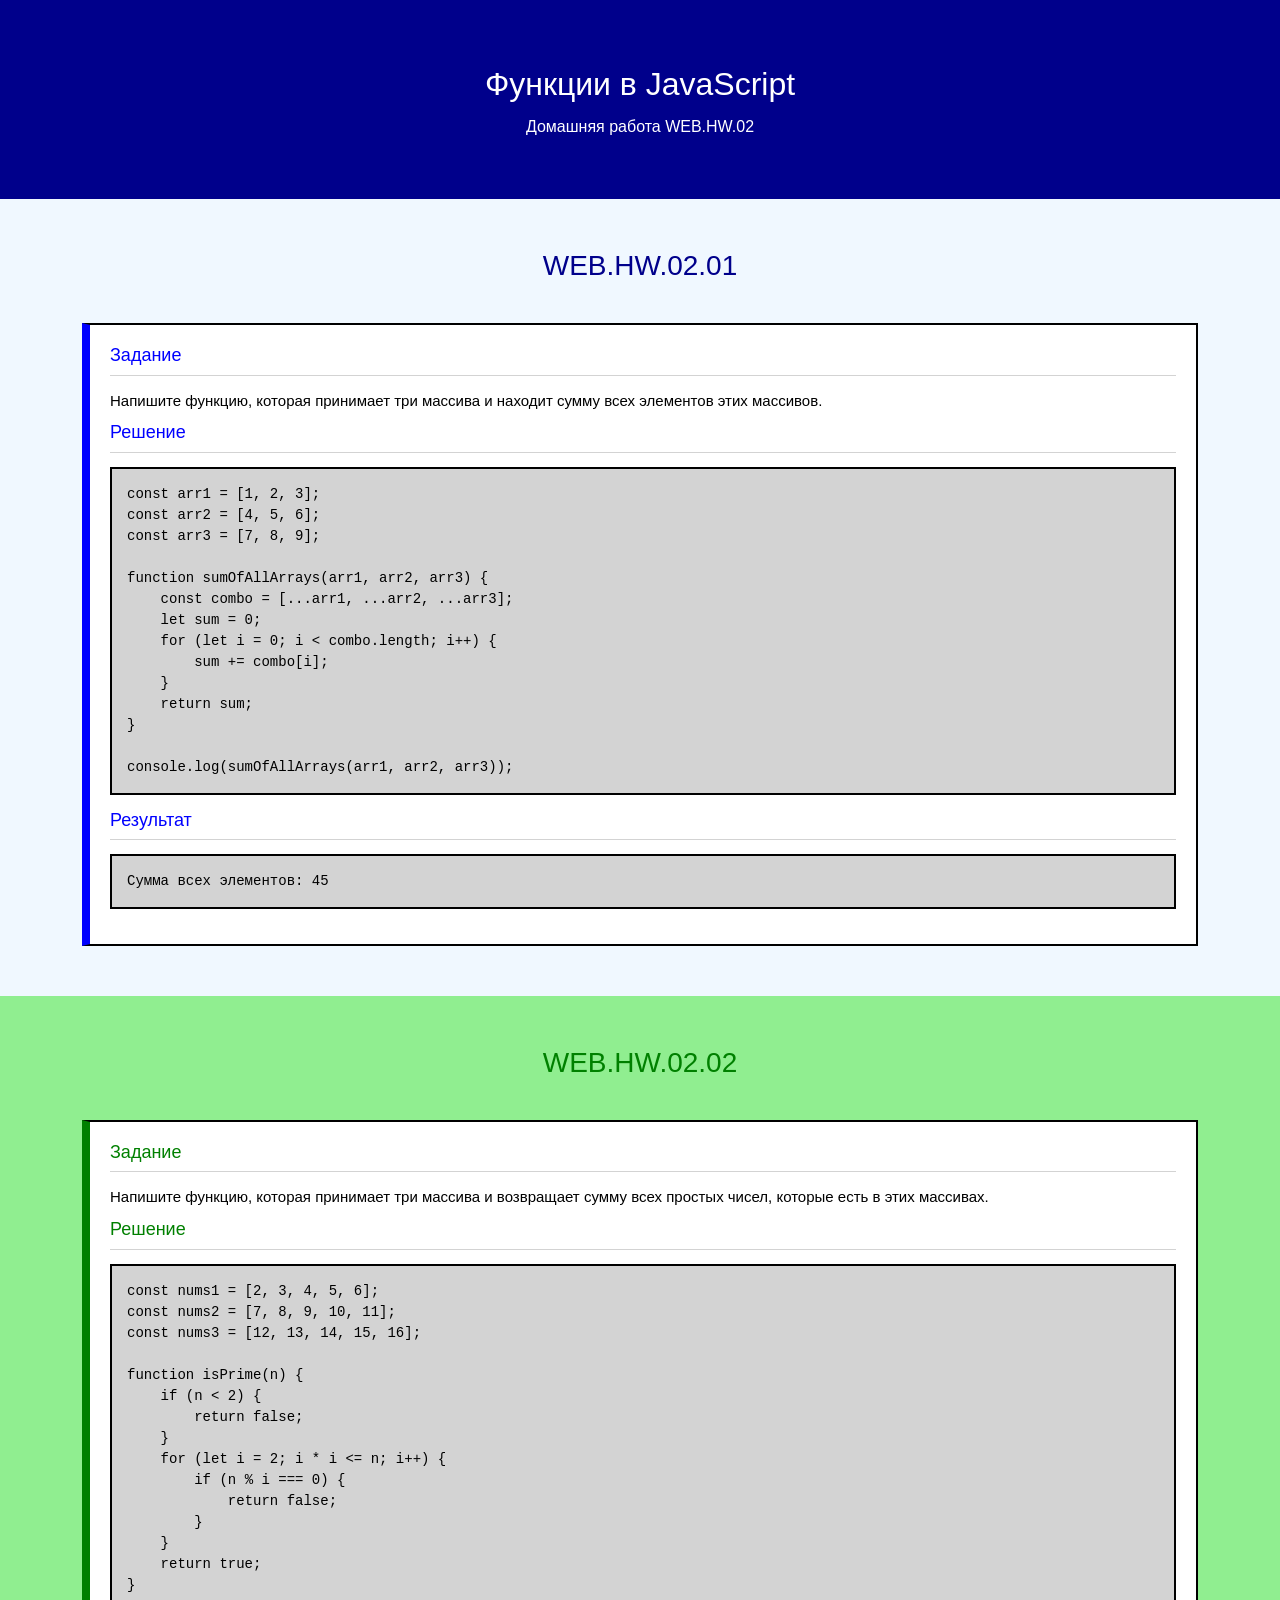
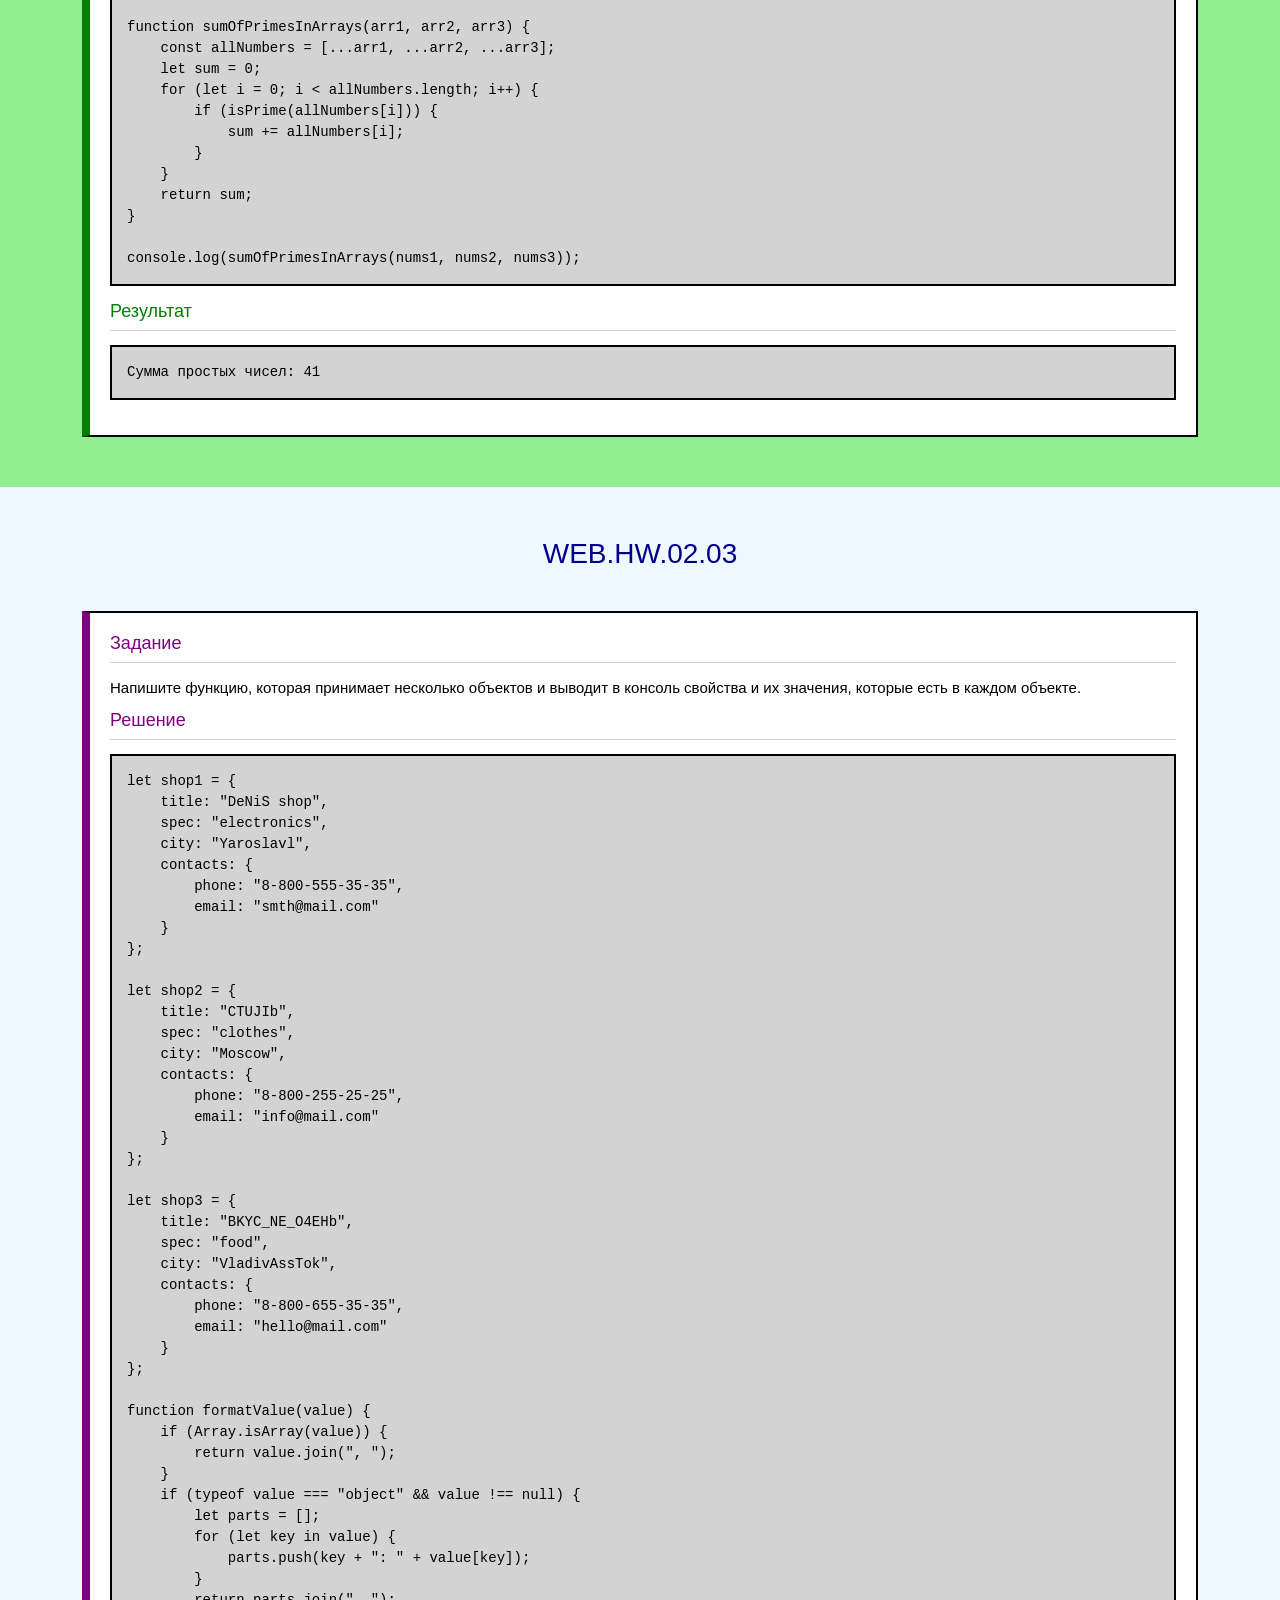
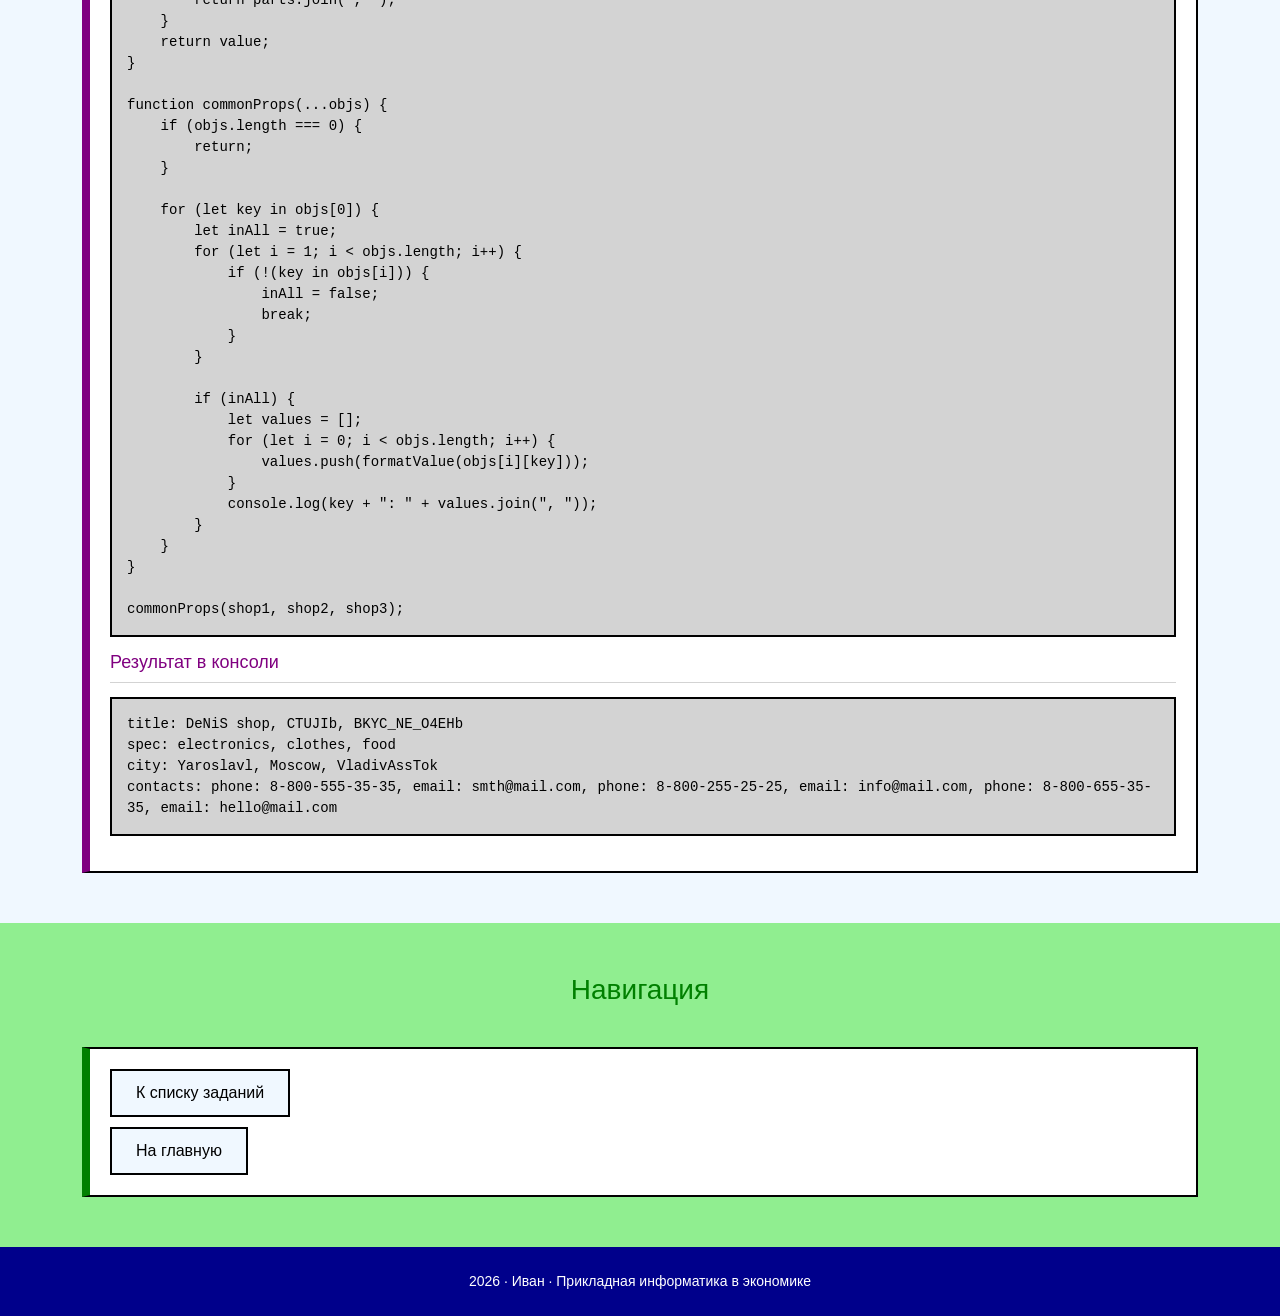
<file: hw_02.html>
<!DOCTYPE html>
<html>
<head>
    <title>WEB.HW.02 — Функции в JavaScript</title>
    <link href="https://cdn.jsdelivr.net/npm/bootstrap@5.3.8/dist/css/bootstrap.min.css" rel="stylesheet">
    <link rel="stylesheet" href="css/style.css">
</head>
<body>

    <header class="site-header">
        <h1>Функции в JavaScript</h1>
        <p class="subtitle">Домашняя работа WEB.HW.02</p>
    </header>

    <!-- WEB.HW.02.01 -->
    <div class="section-aliceblue">
        <h2 class="section-heading heading-darkblue">WEB.HW.02.01</h2>
        <div class="container">
            <div class="row g-4">
                <div class="col-lg-12">
                    <div class="block block-blue">
                        <h3>Задание</h3>
                        <p>Напишите функцию, которая принимает три массива и находит сумму всех элементов этих массивов.</p>

                        <h3>Решение</h3>
                        <pre class="code-block">
const arr1 = [1, 2, 3];
const arr2 = [4, 5, 6];
const arr3 = [7, 8, 9];

function sumOfAllArrays(arr1, arr2, arr3) {
    const combo = [...arr1, ...arr2, ...arr3];
    let sum = 0;
    for (let i = 0; i < combo.length; i++) {
        sum += combo[i];
    }
    return sum;
}

console.log(sumOfAllArrays(arr1, arr2, arr3));</pre>

                        <h3>Результат</h3>
                        <pre class="code-block" id="result1">—</pre>
                    </div>
                </div>
            </div>
        </div>
    </div>

    <!-- WEB.HW.02.02 -->
    <div class="section-lightgreen">
        <h2 class="section-heading heading-green">WEB.HW.02.02</h2>
        <div class="container">
            <div class="row g-4">
                <div class="col-lg-12">
                    <div class="block block-green">
                        <h3>Задание</h3>
                        <p>Напишите функцию, которая принимает три массива и возвращает сумму всех простых чисел, которые есть в этих массивах.</p>

                        <h3>Решение</h3>
                        <pre class="code-block">
const nums1 = [2, 3, 4, 5, 6];
const nums2 = [7, 8, 9, 10, 11];
const nums3 = [12, 13, 14, 15, 16];

function isPrime(n) {
    if (n < 2) {
        return false;
    }
    for (let i = 2; i * i <= n; i++) {
        if (n % i === 0) {
            return false;
        }
    }
    return true;
}

function sumOfPrimesInArrays(arr1, arr2, arr3) {
    const allNumbers = [...arr1, ...arr2, ...arr3];
    let sum = 0;
    for (let i = 0; i < allNumbers.length; i++) {
        if (isPrime(allNumbers[i])) {
            sum += allNumbers[i];
        }
    }
    return sum;
}

console.log(sumOfPrimesInArrays(nums1, nums2, nums3));</pre>

                        <h3>Результат</h3>
                        <pre class="code-block" id="result2">—</pre>
                    </div>
                </div>
            </div>
        </div>
    </div>

    <!-- WEB.HW.02.03 -->
    <div class="section-aliceblue">
        <h2 class="section-heading heading-darkblue">WEB.HW.02.03</h2>
        <div class="container">
            <div class="row g-4">
                <div class="col-lg-12">
                    <div class="block block-purple">
                        <h3>Задание</h3>
                        <p>Напишите функцию, которая принимает несколько объектов и выводит в консоль свойства и их значения, которые есть в каждом объекте.</p>

                        <h3>Решение</h3>
                        <pre class="code-block">
let shop1 = {
    title: "DeNiS shop",
    spec: "electronics",
    city: "Yaroslavl",
    contacts: {
        phone: "8-800-555-35-35",
        email: "smth@mail.com"
    }
};

let shop2 = {
    title: "CTUJIb",
    spec: "clothes",
    city: "Moscow",
    contacts: {
        phone: "8-800-255-25-25",
        email: "info@mail.com"
    }
};

let shop3 = {
    title: "BKYC_NE_O4EHb",
    spec: "food",
    city: "VladivAssTok",
    contacts: {
        phone: "8-800-655-35-35",
        email: "hello@mail.com"
    }
};

function formatValue(value) {
    if (Array.isArray(value)) {
        return value.join(", ");
    }
    if (typeof value === "object" && value !== null) {
        let parts = [];
        for (let key in value) {
            parts.push(key + ": " + value[key]);
        }
        return parts.join(", ");
    }
    return value;
}

function commonProps(...objs) {
    if (objs.length === 0) {
        return;
    }

    for (let key in objs[0]) {
        let inAll = true;
        for (let i = 1; i < objs.length; i++) {
            if (!(key in objs[i])) {
                inAll = false;
                break;
            }
        }

        if (inAll) {
            let values = [];
            for (let i = 0; i < objs.length; i++) {
                values.push(formatValue(objs[i][key]));
            }
            console.log(key + ": " + values.join(", "));
        }
    }
}

commonProps(shop1, shop2, shop3);</pre>

                        <h3>Результат в консоли</h3>
                        <pre class="code-block" id="result3">—</pre>
                    </div>
                </div>
            </div>
        </div>
    </div>

    <!-- Навигация -->
    <div class="section-lightgreen">
        <h2 class="section-heading heading-green">Навигация</h2>
        <div class="container">
            <div class="row g-4">
                <div class="col-lg-12">
                    <div class="block block-green">
                        <p><a href="homework.html" class="page-link">К списку заданий</a></p>
                        <p><a href="index.html" class="page-link">На главную</a></p>
                    </div>
                </div>
            </div>
        </div>
    </div>

    <footer class="site-footer">
        <p>2026 · Иван · Прикладная информатика в экономике</p>
    </footer>

    <script src="js/hw_02.js"></script>

</body>
</html>
</file>
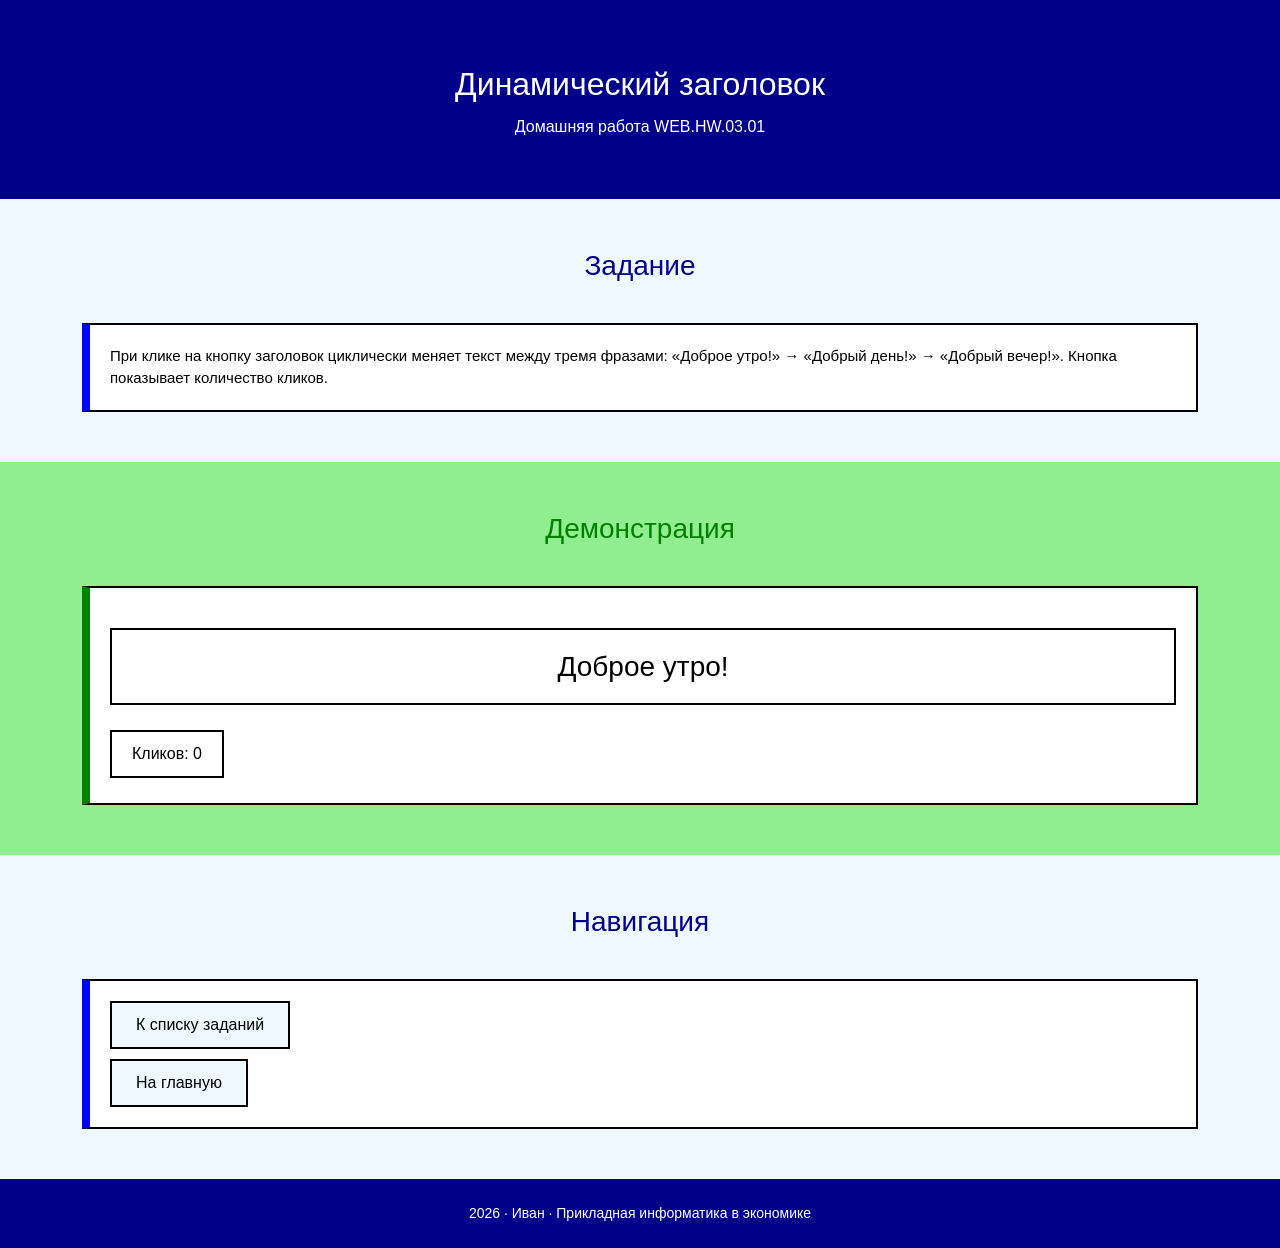
<file: hw_03.01.html>
<!DOCTYPE html>
<html>
<head>
    <title>WEB.HW.03.01 — Приветствие по клику</title>
    <link href="https://cdn.jsdelivr.net/npm/bootstrap@5.3.8/dist/css/bootstrap.min.css" rel="stylesheet">
    <link rel="stylesheet" href="css/style.css">
</head>
<body>

    <header class="site-header">
        <h1>Динамический заголовок</h1>
        <p class="subtitle">Домашняя работа WEB.HW.03.01</p>
    </header>

    <div class="section-aliceblue">
        <h2 class="section-heading heading-darkblue">Задание</h2>
        <div class="container">
            <div class="row g-4">
                <div class="col-lg-12">
                    <div class="block block-blue">
                        <p>При клике на кнопку заголовок циклически меняет текст между тремя фразами: «Доброе утро!» → «Добрый день!» → «Добрый вечер!». Кнопка показывает количество кликов.</p>
                    </div>
                </div>
            </div>
        </div>
    </div>

    <div class="section-lightgreen">
        <h2 class="section-heading heading-green">Демонстрация</h2>
        <div class="container">
            <div class="row g-4">
                <div class="col-lg-12">
                    <div class="block block-green">
                        <h1 id="greetingHeader">Доброе утро!</h1>
                        <button id="greetingBtn" class="my-button">Кликов: 0</button>
                    </div>
                </div>
            </div>
        </div>
    </div>

    <div class="section-aliceblue">
        <h2 class="section-heading heading-darkblue">Навигация</h2>
        <div class="container">
            <div class="row g-4">
                <div class="col-lg-12">
                    <div class="block block-blue">
                        <p><a href="homework.html" class="page-link">К списку заданий</a></p>
                        <p><a href="index.html" class="page-link">На главную</a></p>
                    </div>
                </div>
            </div>
        </div>
    </div>

    <footer class="site-footer">
        <p>2026 · Иван · Прикладная информатика в экономике</p>
    </footer>

    <script src="js/hw_03.01.js"></script>
</body>
</html>
</file>
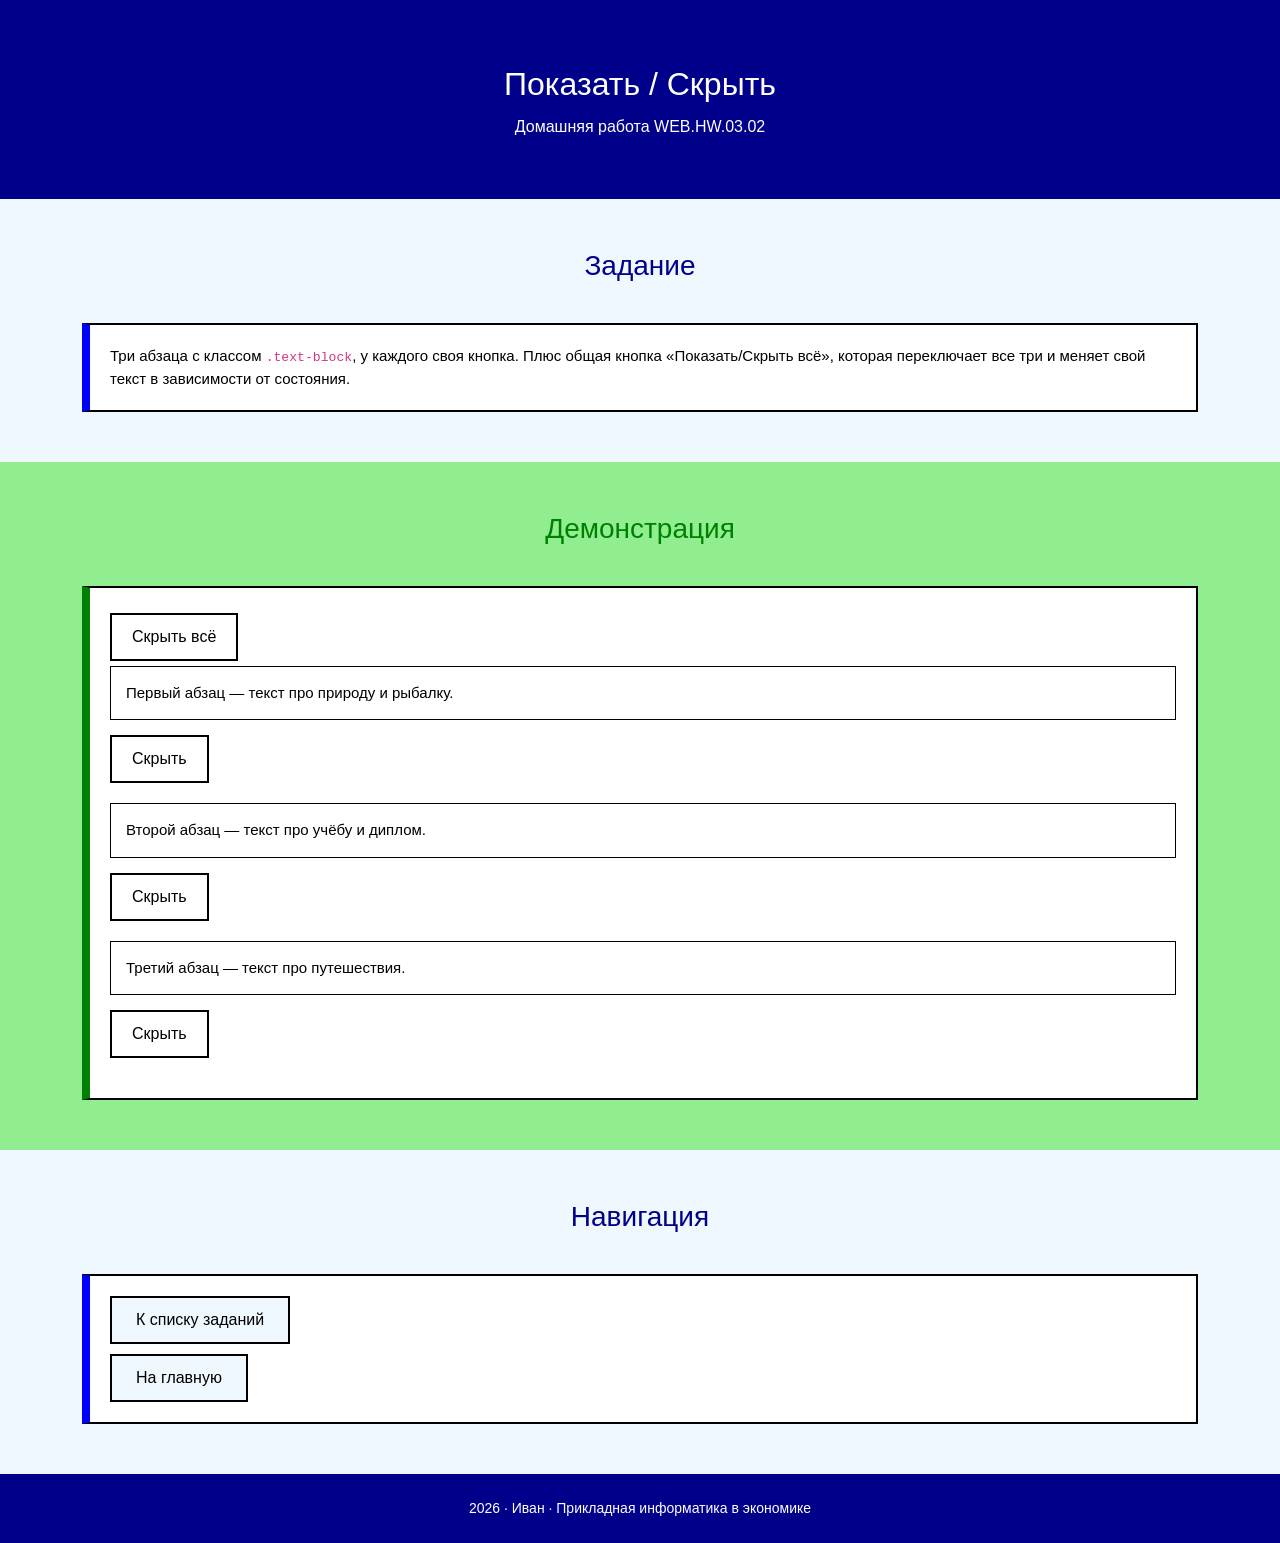
<file: hw_03.02.html>
<!DOCTYPE html>
<html>
<head>
    <title>WEB.HW.03.02 — Показать/Скрыть</title>
    <link href="https://cdn.jsdelivr.net/npm/bootstrap@5.3.8/dist/css/bootstrap.min.css" rel="stylesheet">
    <link rel="stylesheet" href="css/style.css">
</head>
<body>

    <header class="site-header">
        <h1>Показать / Скрыть</h1>
        <p class="subtitle">Домашняя работа WEB.HW.03.02</p>
    </header>

    <div class="section-aliceblue">
        <h2 class="section-heading heading-darkblue">Задание</h2>
        <div class="container">
            <div class="row g-4">
                <div class="col-lg-12">
                    <div class="block block-blue">
                        <p>Три абзаца с классом <code>.text-block</code>, у каждого своя кнопка. Плюс общая кнопка «Показать/Скрыть всё», которая переключает все три и меняет свой текст в зависимости от состояния.</p>
                    </div>
                </div>
            </div>
        </div>
    </div>

    <div class="section-lightgreen">
        <h2 class="section-heading heading-green">Демонстрация</h2>
        <div class="container">
            <div class="row g-4">
                <div class="col-lg-12">
                    <div class="block block-green">

                        <button id="globalBtn" class="my-button">Скрыть всё</button>

                        <div class="text-item">
                            <p class="text-block">Первый абзац — текст про природу и рыбалку.</p>
                            <button class="toggle-btn my-button" data-target="0">Скрыть</button>
                        </div>

                        <div class="text-item">
                            <p class="text-block">Второй абзац — текст про учёбу и диплом.</p>
                            <button class="toggle-btn my-button" data-target="1">Скрыть</button>
                        </div>

                        <div class="text-item">
                            <p class="text-block">Третий абзац — текст про путешествия.</p>
                            <button class="toggle-btn my-button" data-target="2">Скрыть</button>
                        </div>

                    </div>
                </div>
            </div>
        </div>
    </div>

    <div class="section-aliceblue">
        <h2 class="section-heading heading-darkblue">Навигация</h2>
        <div class="container">
            <div class="row g-4">
                <div class="col-lg-12">
                    <div class="block block-blue">
                        <p><a href="homework.html" class="page-link">К списку заданий</a></p>
                        <p><a href="index.html" class="page-link">На главную</a></p>
                    </div>
                </div>
            </div>
        </div>
    </div>

    <footer class="site-footer">
        <p>2026 · Иван · Прикладная информатика в экономике</p>
    </footer>

    <script src="js/hw_03.02.js"></script>
</body>
</html>
</file>
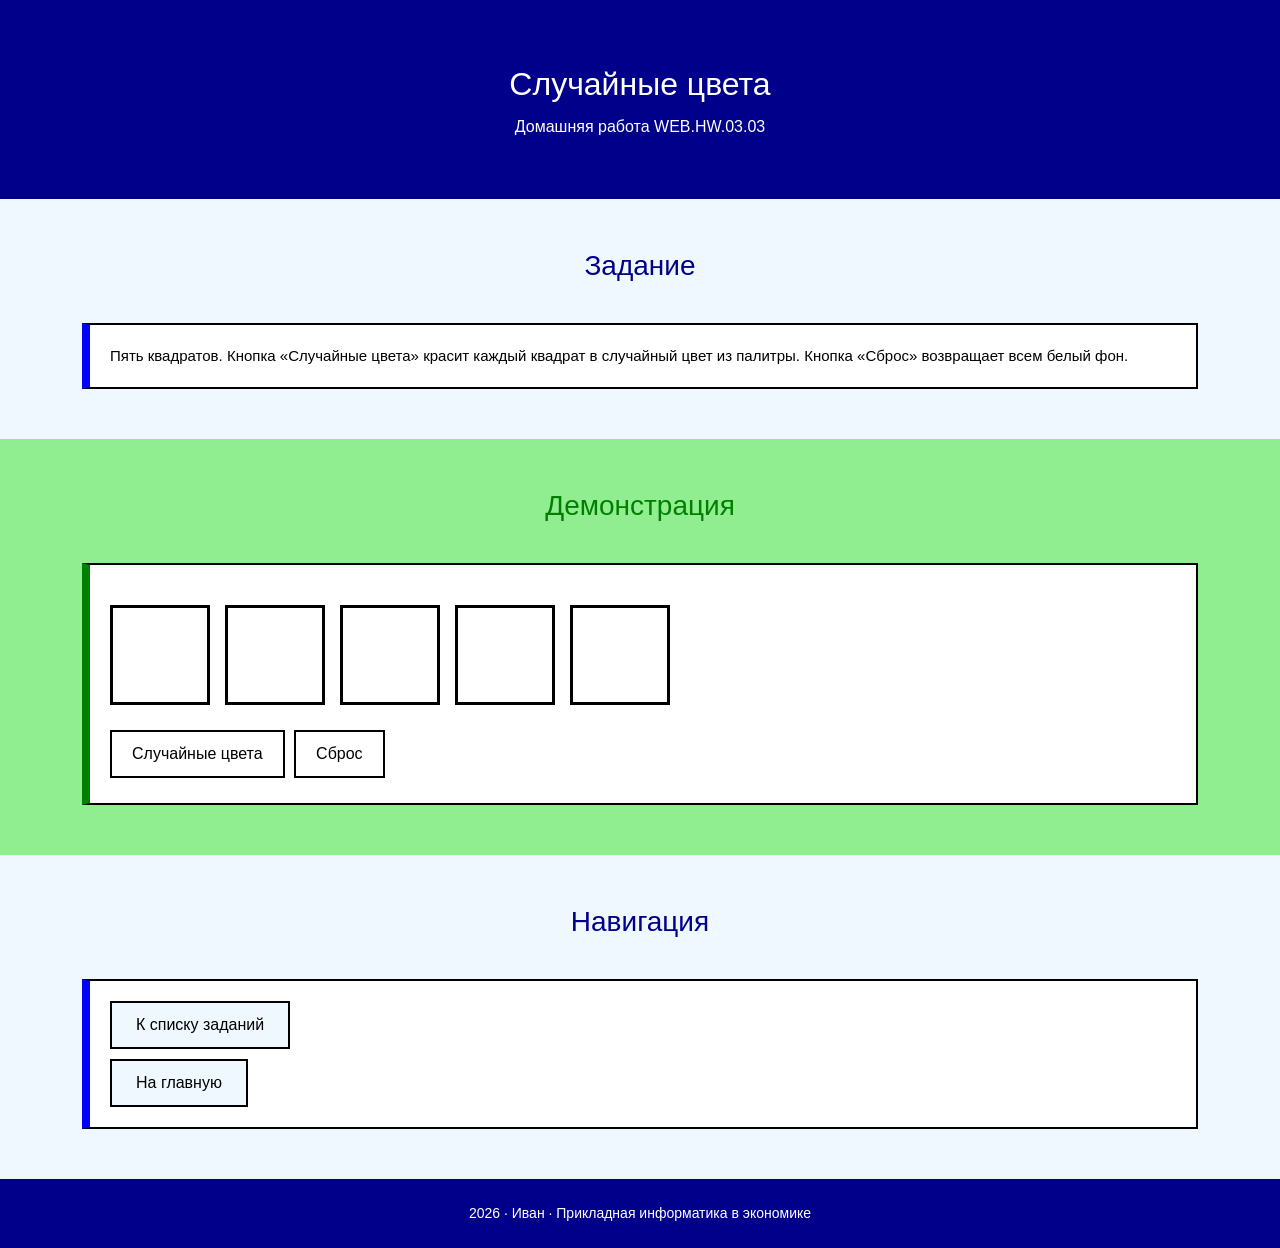
<file: hw_03.03.html>
<!DOCTYPE html>
<html>
<head>
    <title>WEB.HW.03.03 — Случайные цвета</title>
    <link href="https://cdn.jsdelivr.net/npm/bootstrap@5.3.8/dist/css/bootstrap.min.css" rel="stylesheet">
    <link rel="stylesheet" href="css/style.css">
</head>
<body>

    <header class="site-header">
        <h1>Случайные цвета</h1>
        <p class="subtitle">Домашняя работа WEB.HW.03.03</p>
    </header>

    <div class="section-aliceblue">
        <h2 class="section-heading heading-darkblue">Задание</h2>
        <div class="container">
            <div class="row g-4">
                <div class="col-lg-12">
                    <div class="block block-blue">
                        <p>Пять квадратов. Кнопка «Случайные цвета» красит каждый квадрат в случайный цвет из палитры. Кнопка «Сброс» возвращает всем белый фон.</p>
                    </div>
                </div>
            </div>
        </div>
    </div>

    <div class="section-lightgreen">
        <h2 class="section-heading heading-green">Демонстрация</h2>
        <div class="container">
            <div class="row g-4">
                <div class="col-lg-12">
                    <div class="block block-green">

                        <div class="squares-container">
                            <div class="square"></div>
                            <div class="square"></div>
                            <div class="square"></div>
                            <div class="square"></div>
                            <div class="square"></div>
                        </div>

                        <button id="randomBtn" class="my-button">Случайные цвета</button>
                        <button id="resetBtn" class="my-button">Сброс</button>

                    </div>
                </div>
            </div>
        </div>
    </div>

    <div class="section-aliceblue">
        <h2 class="section-heading heading-darkblue">Навигация</h2>
        <div class="container">
            <div class="row g-4">
                <div class="col-lg-12">
                    <div class="block block-blue">
                        <p><a href="homework.html" class="page-link">К списку заданий</a></p>
                        <p><a href="index.html" class="page-link">На главную</a></p>
                    </div>
                </div>
            </div>
        </div>
    </div>

    <footer class="site-footer">
        <p>2026 · Иван · Прикладная информатика в экономике</p>
    </footer>

    <script src="js/hw_03.03.js"></script>
</body>
</html>
</file>
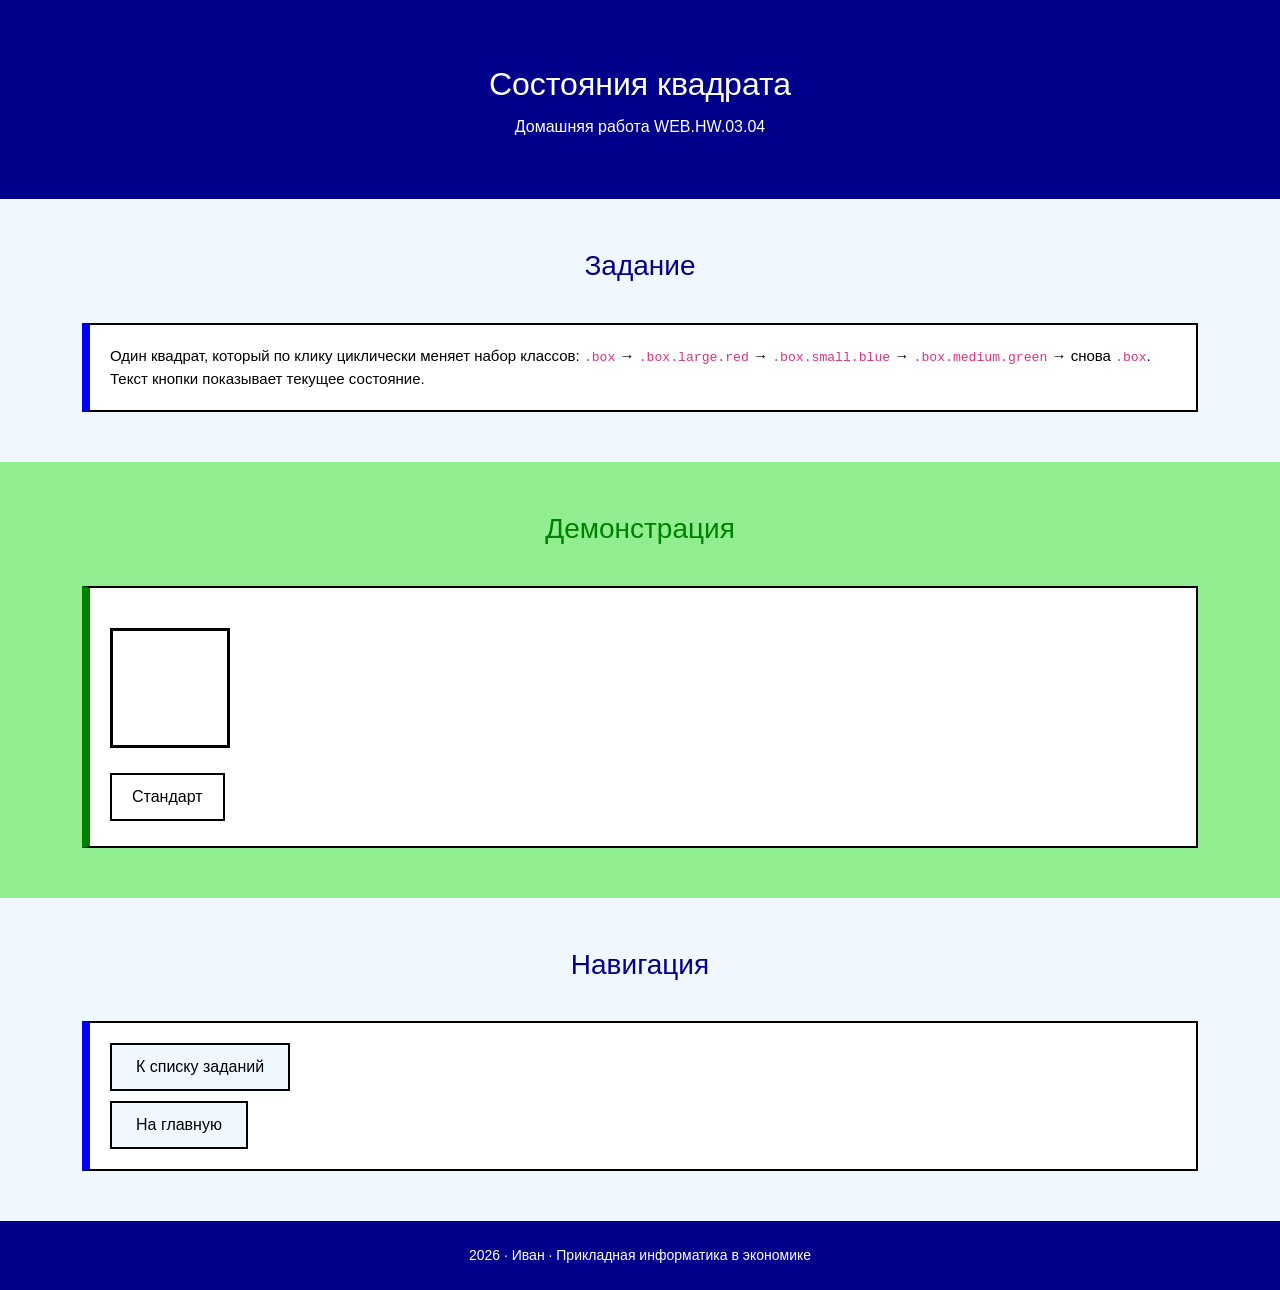
<file: hw_03.04.html>
<!DOCTYPE html>
<html>
<head>
    <title>WEB.HW.03.04 — Состояния квадрата</title>
    <link href="https://cdn.jsdelivr.net/npm/bootstrap@5.3.8/dist/css/bootstrap.min.css" rel="stylesheet">
    <link rel="stylesheet" href="css/style.css">
</head>
<body>

    <header class="site-header">
        <h1>Состояния квадрата</h1>
        <p class="subtitle">Домашняя работа WEB.HW.03.04</p>
    </header>

    <div class="section-aliceblue">
        <h2 class="section-heading heading-darkblue">Задание</h2>
        <div class="container">
            <div class="row g-4">
                <div class="col-lg-12">
                    <div class="block block-blue">
                        <p>Один квадрат, который по клику циклически меняет набор классов: <code>.box</code> → <code>.box.large.red</code> → <code>.box.small.blue</code> → <code>.box.medium.green</code> → снова <code>.box</code>. Текст кнопки показывает текущее состояние.</p>
                    </div>
                </div>
            </div>
        </div>
    </div>

    <div class="section-lightgreen">
        <h2 class="section-heading heading-green">Демонстрация</h2>
        <div class="container">
            <div class="row g-4">
                <div class="col-lg-12">
                    <div class="block block-green">

                        <div id="stateBox" class="box"></div>
                        <button id="stateBtn" class="my-button">Стандарт</button>

                    </div>
                </div>
            </div>
        </div>
    </div>

    <div class="section-aliceblue">
        <h2 class="section-heading heading-darkblue">Навигация</h2>
        <div class="container">
            <div class="row g-4">
                <div class="col-lg-12">
                    <div class="block block-blue">
                        <p><a href="homework.html" class="page-link">К списку заданий</a></p>
                        <p><a href="index.html" class="page-link">На главную</a></p>
                    </div>
                </div>
            </div>
        </div>
    </div>

    <footer class="site-footer">
        <p>2026 · Иван · Прикладная информатика в экономике</p>
    </footer>

    <script src="js/hw_03.04.js"></script>
</body>
</html>
</file>
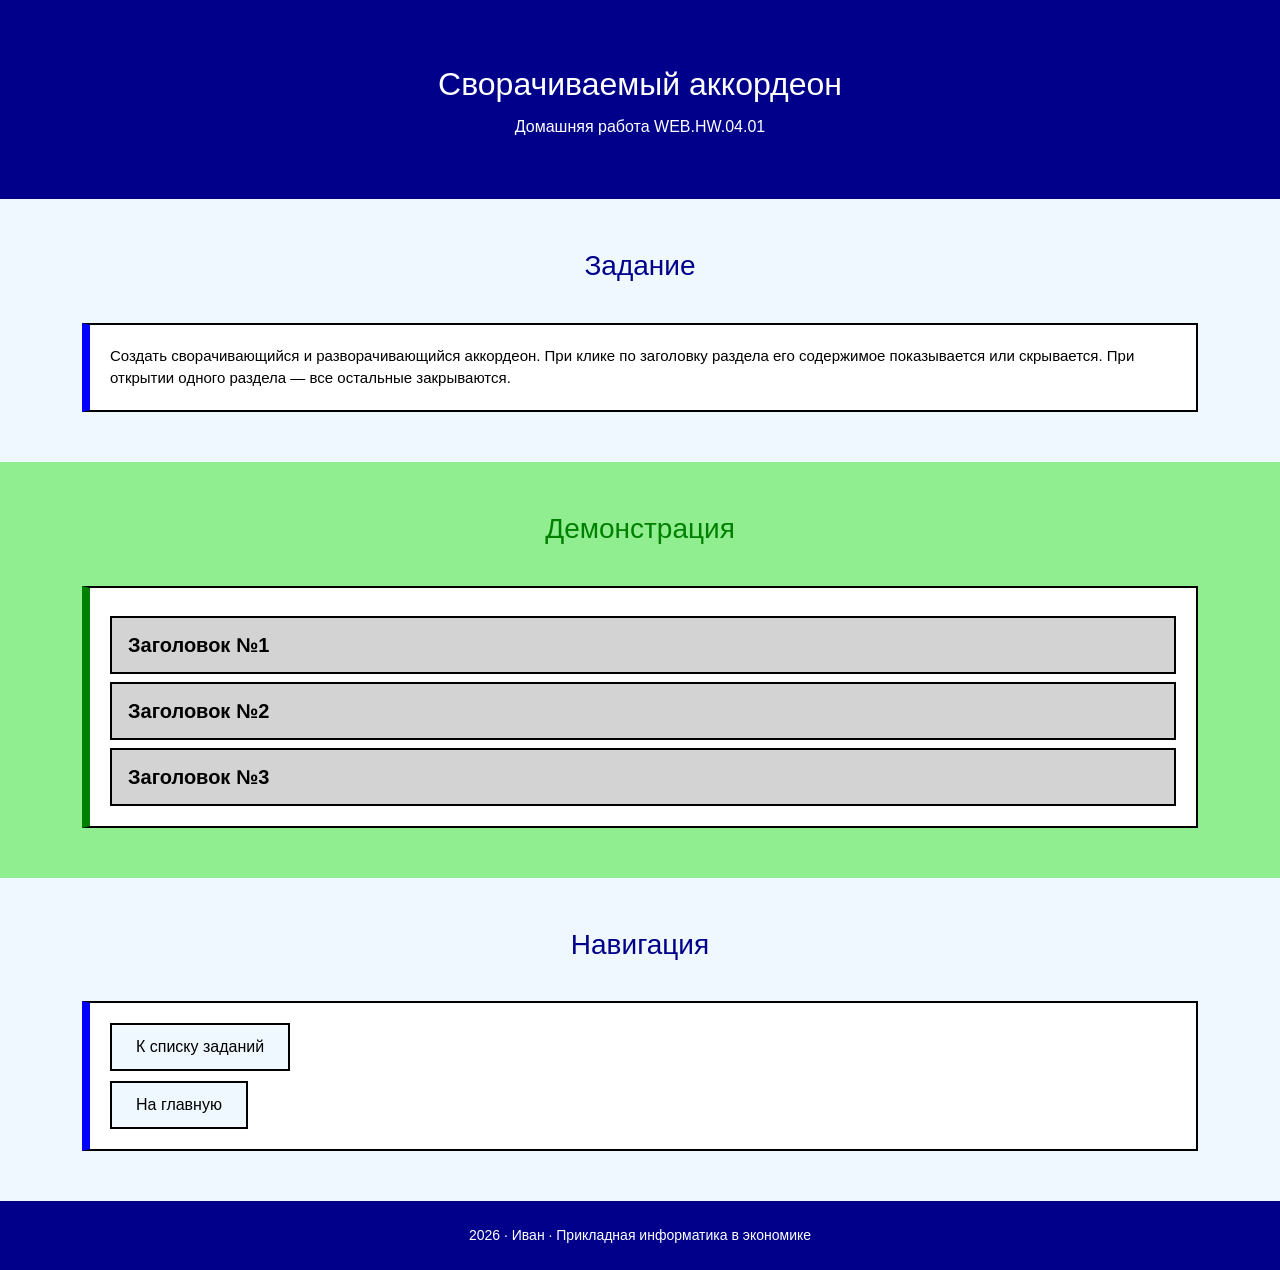
<file: hw_04.01.html>
<!DOCTYPE html>
<html>
<head>
    <title>WEB.HW.04.01 — Аккордеон</title>
    <link href="https://cdn.jsdelivr.net/npm/bootstrap@5.3.8/dist/css/bootstrap.min.css" rel="stylesheet">
    <link rel="stylesheet" href="css/style.css">
</head>
<body>

    <header class="site-header">
        <h1>Сворачиваемый аккордеон</h1>
        <p class="subtitle">Домашняя работа WEB.HW.04.01</p>
    </header>

    <div class="section-aliceblue">
        <h2 class="section-heading heading-darkblue">Задание</h2>
        <div class="container">
            <div class="row g-4">
                <div class="col-lg-12">
                    <div class="block block-blue">
                        <p>Создать сворачивающийся и разворачивающийся аккордеон. При клике по заголовку раздела его содержимое показывается или скрывается. При открытии одного раздела — все остальные закрываются.</p>
                    </div>
                </div>
            </div>
        </div>
    </div>

    <div class="section-lightgreen">
        <h2 class="section-heading heading-green">Демонстрация</h2>
        <div class="container">
            <div class="row g-4">
                <div class="col-lg-12">
                    <div class="block block-green">

                        <div class="title">Заголовок №1</div>
                        <div class="myText">ХЧУ ЗАЧЕТ. Кликните на заголовок, чтобы скрыть.</div>

                        <div class="title">Заголовок №2</div>
                        <div class="myText">ХАЧУ ЗАЧЕТ, ПОЖАЛУЙСТА. При открытии второго — первый закрывается.</div>

                        <div class="title">Заголовок №3</div>
                        <div class="myText">ИСКРИННЕ ПРОШУ, ПОСТАВЬТЕ ЗАЧЕТ, ПОЖАЛУЙСТА. Одновременно открыт только один раздел.</div>

                    </div>
                </div>
            </div>
        </div>
    </div>

    <div class="section-aliceblue">
        <h2 class="section-heading heading-darkblue">Навигация</h2>
        <div class="container">
            <div class="row g-4">
                <div class="col-lg-12">
                    <div class="block block-blue">
                        <p><a href="homework.html" class="page-link">К списку заданий</a></p>
                        <p><a href="index.html" class="page-link">На главную</a></p>
                    </div>
                </div>
            </div>
        </div>
    </div>

    <footer class="site-footer">
        <p>2026 · Иван · Прикладная информатика в экономике</p>
    </footer>

    <script src="js/hw_04.01.js"></script>
</body>
</html>
</file>
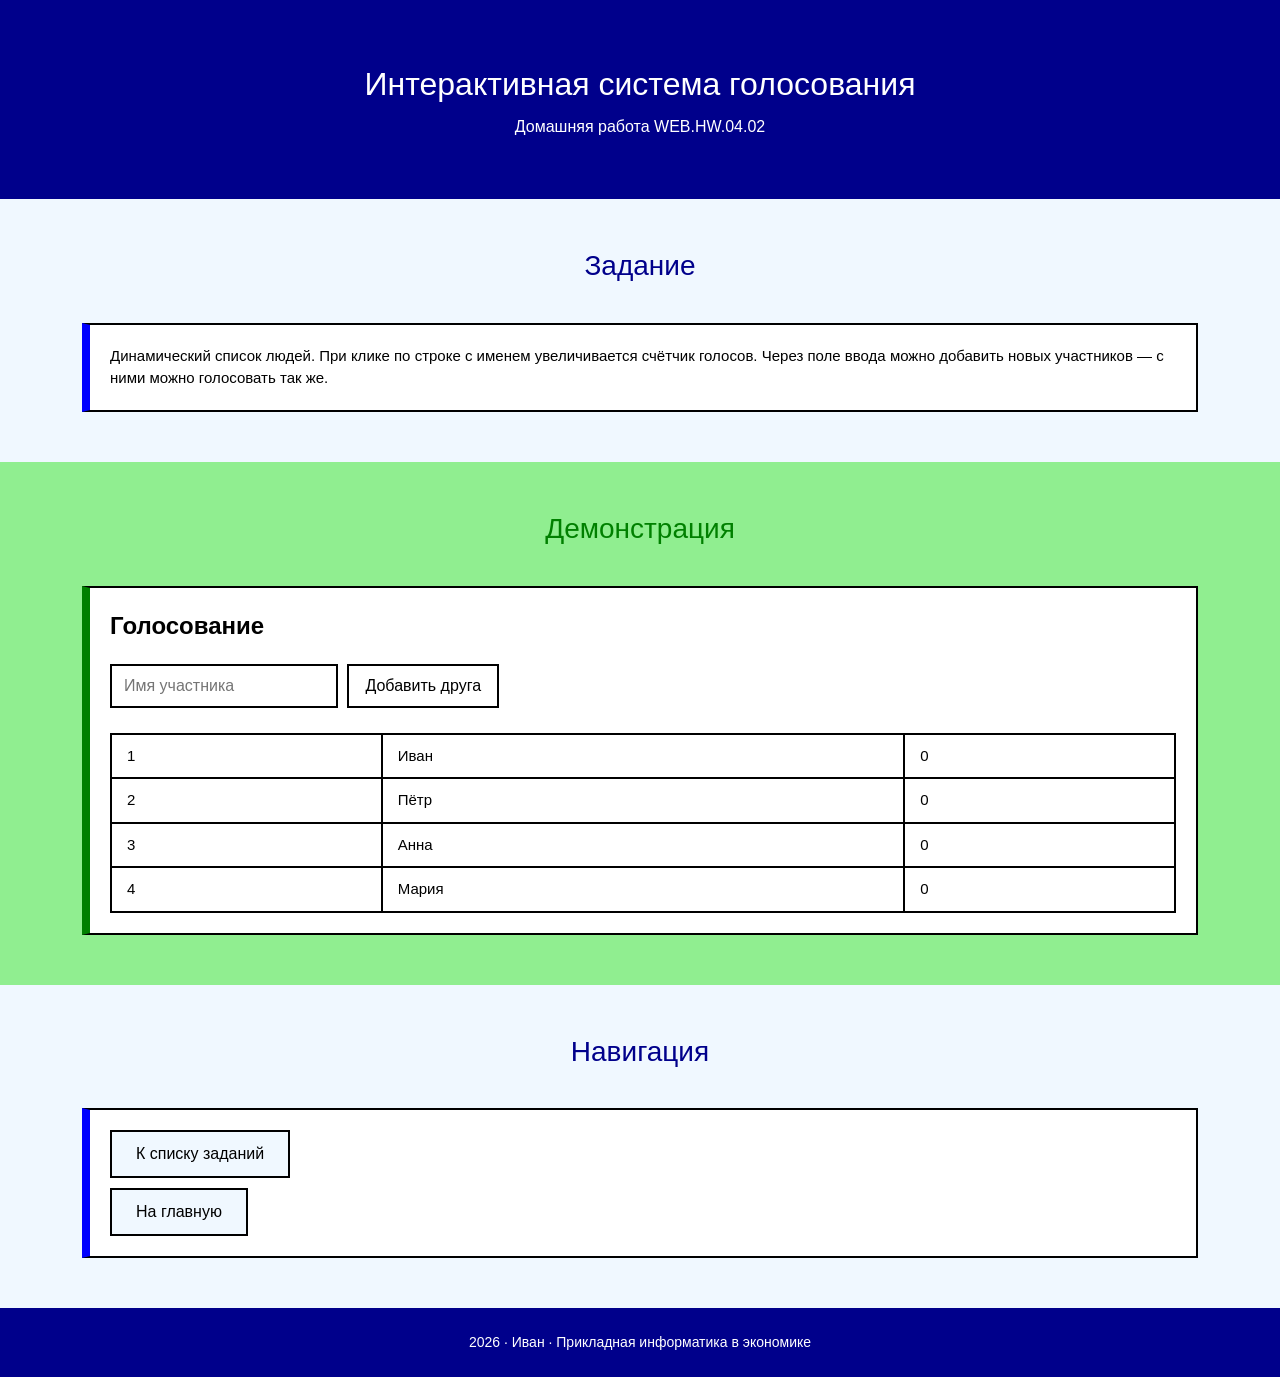
<file: hw_04.02.html>
<!DOCTYPE html>
<html>
<head>
    <title>WEB.HW.04.02 — Система голосования</title>
    <link href="https://cdn.jsdelivr.net/npm/bootstrap@5.3.8/dist/css/bootstrap.min.css" rel="stylesheet">
    <link rel="stylesheet" href="css/style.css">
</head>
<body>

    <header class="site-header">
        <h1>Интерактивная система голосования</h1>
        <p class="subtitle">Домашняя работа WEB.HW.04.02</p>
    </header>

    <div class="section-aliceblue">
        <h2 class="section-heading heading-darkblue">Задание</h2>
        <div class="container">
            <div class="row g-4">
                <div class="col-lg-12">
                    <div class="block block-blue">
                        <p>Динамический список людей. При клике по строке с именем увеличивается счётчик голосов. Через поле ввода можно добавить новых участников — с ними можно голосовать так же.</p>
                    </div>
                </div>
            </div>
        </div>
    </div>

    <div class="section-lightgreen">
        <h2 class="section-heading heading-green">Демонстрация</h2>
        <div class="container">
            <div class="row g-4">
                <div class="col-lg-12">
                    <div class="block block-green">

                        <div id="message">Голосование</div>

                        <div>
                            <input type="text" id="addFriend" placeholder="Имя участника">
                            <input type="button" id="addNew" value="Добавить друга">
                        </div>

                        <table id="output"></table>

                    </div>
                </div>
            </div>
        </div>
    </div>

    <div class="section-aliceblue">
        <h2 class="section-heading heading-darkblue">Навигация</h2>
        <div class="container">
            <div class="row g-4">
                <div class="col-lg-12">
                    <div class="block block-blue">
                        <p><a href="homework.html" class="page-link">К списку заданий</a></p>
                        <p><a href="index.html" class="page-link">На главную</a></p>
                    </div>
                </div>
            </div>
        </div>
    </div>

    <footer class="site-footer">
        <p>2026 · Иван · Прикладная информатика в экономике</p>
    </footer>

    <script src="js/hw_04.02.js"></script>
</body>
</html>
</file>
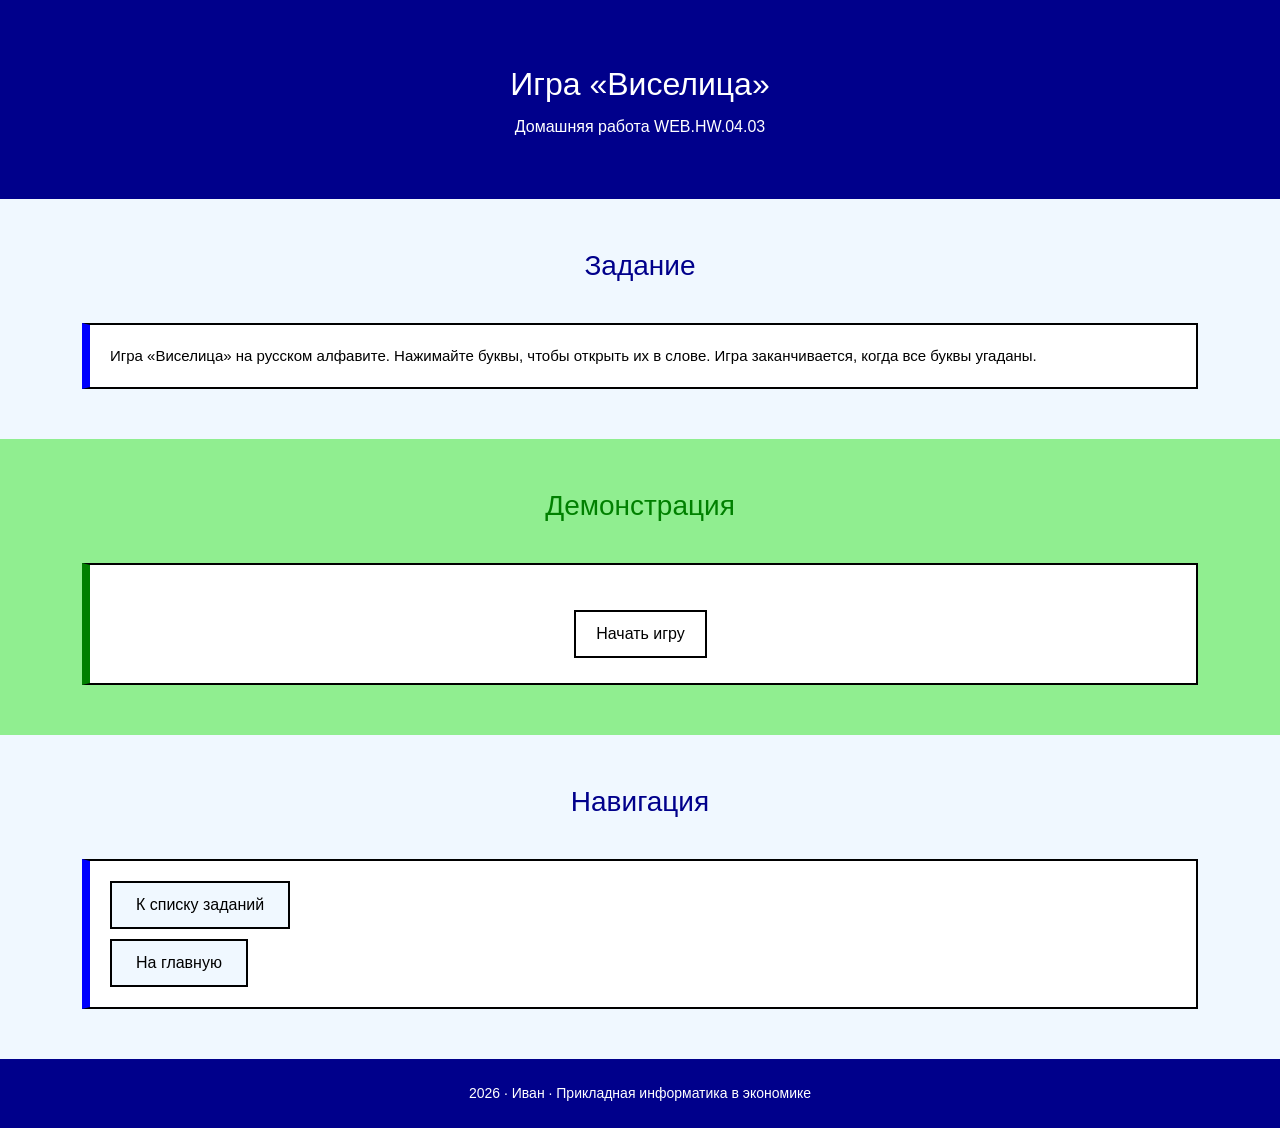
<file: hw_04.03.html>
<!DOCTYPE html>
<html>
<head>
    <title>WEB.HW.04.03 — Виселица</title>
    <link href="https://cdn.jsdelivr.net/npm/bootstrap@5.3.8/dist/css/bootstrap.min.css" rel="stylesheet">
    <link rel="stylesheet" href="css/style.css">
</head>
<body>

    <header class="site-header">
        <h1>Игра «Виселица»</h1>
        <p class="subtitle">Домашняя работа WEB.HW.04.03</p>
    </header>

    <div class="section-aliceblue">
        <h2 class="section-heading heading-darkblue">Задание</h2>
        <div class="container">
            <div class="row g-4">
                <div class="col-lg-12">
                    <div class="block block-blue">
                        <p>Игра «Виселица» на русском алфавите. Нажимайте буквы, чтобы открыть их в слове. Игра заканчивается, когда все буквы угаданы.</p>
                    </div>
                </div>
            </div>
        </div>
    </div>

    <div class="section-lightgreen">
        <h2 class="section-heading heading-green">Демонстрация</h2>
        <div class="container">
            <div class="row g-4">
                <div class="col-lg-12">
                    <div class="block block-green">
                        <div class="gameArea">
                            <div class="score"></div>
                            <div class="puzzle"></div>
                            <div class="letters"></div>
                            <button class="my-button startBtn">Начать игру</button>
                        </div>
                    </div>
                </div>
            </div>
        </div>
    </div>

    <div class="section-aliceblue">
        <h2 class="section-heading heading-darkblue">Навигация</h2>
        <div class="container">
            <div class="row g-4">
                <div class="col-lg-12">
                    <div class="block block-blue">
                        <p><a href="homework.html" class="page-link">К списку заданий</a></p>
                        <p><a href="index.html" class="page-link">На главную</a></p>
                    </div>
                </div>
            </div>
        </div>
    </div>

    <footer class="site-footer">
        <p>2026 · Иван · Прикладная информатика в экономике</p>
    </footer>

    <script src="js/hw_04.03.js"></script>
</body>
</html>
</file>
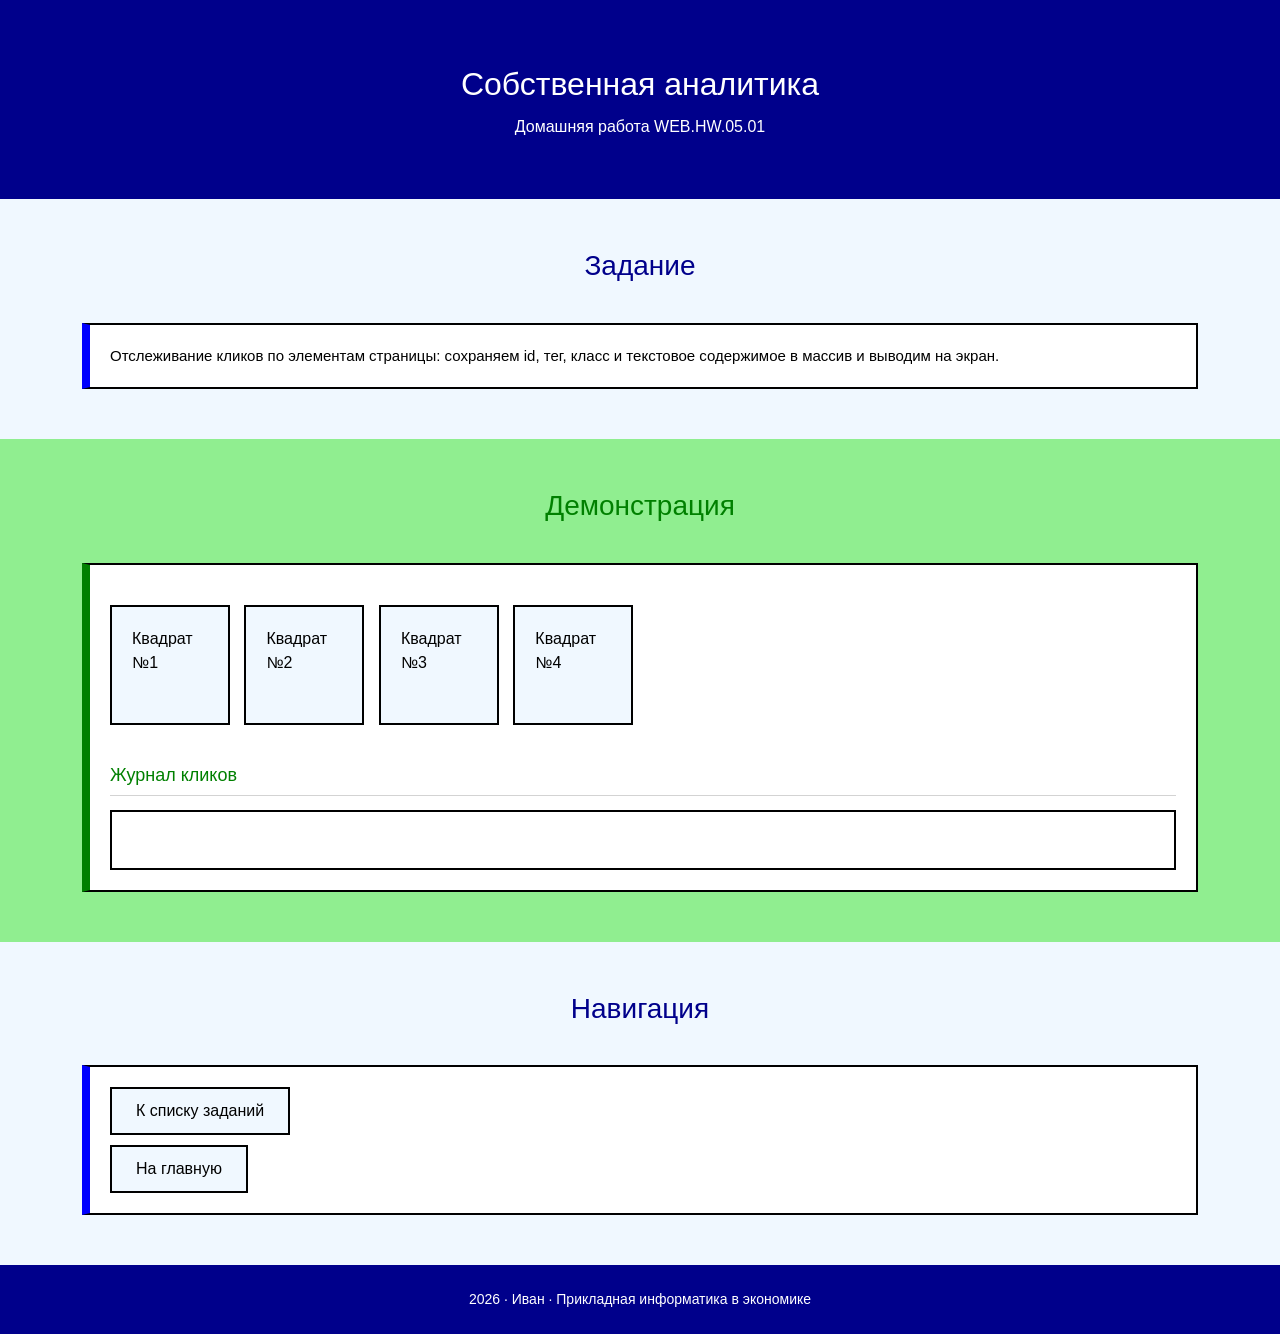
<file: hw_05.01.html>
<!DOCTYPE html>
<html>
<head>
    <title>WEB.HW.05.01 — Собственная аналитика</title>
    <link href="https://cdn.jsdelivr.net/npm/bootstrap@5.3.8/dist/css/bootstrap.min.css" rel="stylesheet">
    <link rel="stylesheet" href="css/style.css">
</head>
<body>

    <header class="site-header">
        <h1>Собственная аналитика</h1>
        <p class="subtitle">Домашняя работа WEB.HW.05.01</p>
    </header>

    <div class="section-aliceblue">
        <h2 class="section-heading heading-darkblue">Задание</h2>
        <div class="container">
            <div class="row g-4">
                <div class="col-lg-12">
                    <div class="block block-blue">
                        <p>Отслеживание кликов по элементам страницы: сохраняем id, тег, класс и текстовое содержимое в массив и выводим на экран.</p>
                    </div>
                </div>
            </div>
        </div>
    </div>

    <div class="section-lightgreen">
        <h2 class="section-heading heading-green">Демонстрация</h2>
        <div class="container">
            <div class="row g-4">
                <div class="col-lg-12">
                    <div class="block block-green">

                        <div class="track-container">
                            <div class="box" id="box1">Квадрат №1</div>
                            <div class="box" id="box2">Квадрат №2</div>
                            <div class="box" id="box3">Квадрат №3</div>
                            <div class="box" id="box4">Квадрат №4</div>
                        </div>

                        <h3>Журнал кликов</h3>
                        <div class="track-output"></div>

                    </div>
                </div>
            </div>
        </div>
    </div>

    <div class="section-aliceblue">
        <h2 class="section-heading heading-darkblue">Навигация</h2>
        <div class="container">
            <div class="row g-4">
                <div class="col-lg-12">
                    <div class="block block-blue">
                        <p><a href="homework.html" class="page-link">К списку заданий</a></p>
                        <p><a href="index.html" class="page-link">На главную</a></p>
                    </div>
                </div>
            </div>
        </div>
    </div>

    <footer class="site-footer">
        <p>2026 · Иван · Прикладная информатика в экономике</p>
    </footer>

    <script src="js/hw_05.01.js"></script>
</body>
</html>
</file>
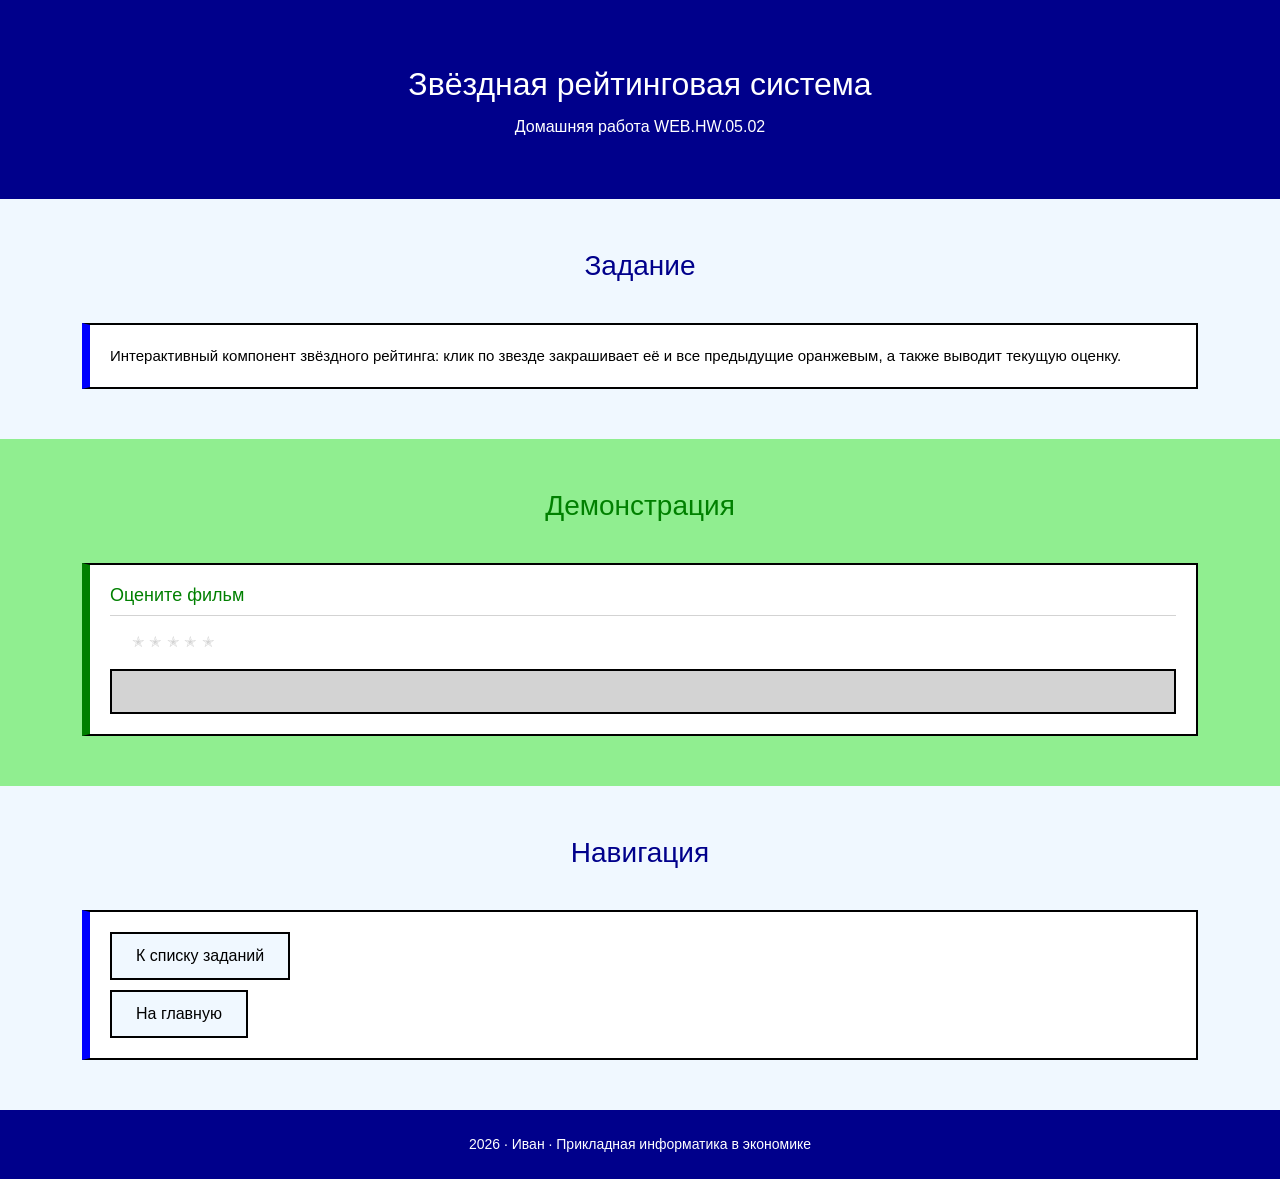
<file: hw_05.02.html>
<!DOCTYPE html>
<html>
<head>
    <title>WEB.HW.05.02 — Звёздный рейтинг</title>
    <link href="https://cdn.jsdelivr.net/npm/bootstrap@5.3.8/dist/css/bootstrap.min.css" rel="stylesheet">
    <link rel="stylesheet" href="css/style.css">
</head>
<body>

    <header class="site-header">
        <h1>Звёздная рейтинговая система</h1>
        <p class="subtitle">Домашняя работа WEB.HW.05.02</p>
    </header>

    <div class="section-aliceblue">
        <h2 class="section-heading heading-darkblue">Задание</h2>
        <div class="container">
            <div class="row g-4">
                <div class="col-lg-12">
                    <div class="block block-blue">
                        <p>Интерактивный компонент звёздного рейтинга: клик по звезде закрашивает её и все предыдущие оранжевым, а также выводит текущую оценку.</p>
                    </div>
                </div>
            </div>
        </div>
    </div>

    <div class="section-lightgreen">
        <h2 class="section-heading heading-green">Демонстрация</h2>
        <div class="container">
            <div class="row g-4">
                <div class="col-lg-12">
                    <div class="block block-green">

                        <h3>Оцените фильм</h3>
                        <ul class="stars">
                            <li class="star">&#10029;</li>
                            <li class="star">&#10029;</li>
                            <li class="star">&#10029;</li>
                            <li class="star">&#10029;</li>
                            <li class="star">&#10029;</li>
                        </ul>
                        <div class="output"></div>

                    </div>
                </div>
            </div>
        </div>
    </div>

    <div class="section-aliceblue">
        <h2 class="section-heading heading-darkblue">Навигация</h2>
        <div class="container">
            <div class="row g-4">
                <div class="col-lg-12">
                    <div class="block block-blue">
                        <p><a href="homework.html" class="page-link">К списку заданий</a></p>
                        <p><a href="index.html" class="page-link">На главную</a></p>
                    </div>
                </div>
            </div>
        </div>
    </div>

    <footer class="site-footer">
        <p>2026 · Иван · Прикладная информатика в экономике</p>
    </footer>

    <script src="js/hw_05.02.js"></script>
</body>
</html>
</file>
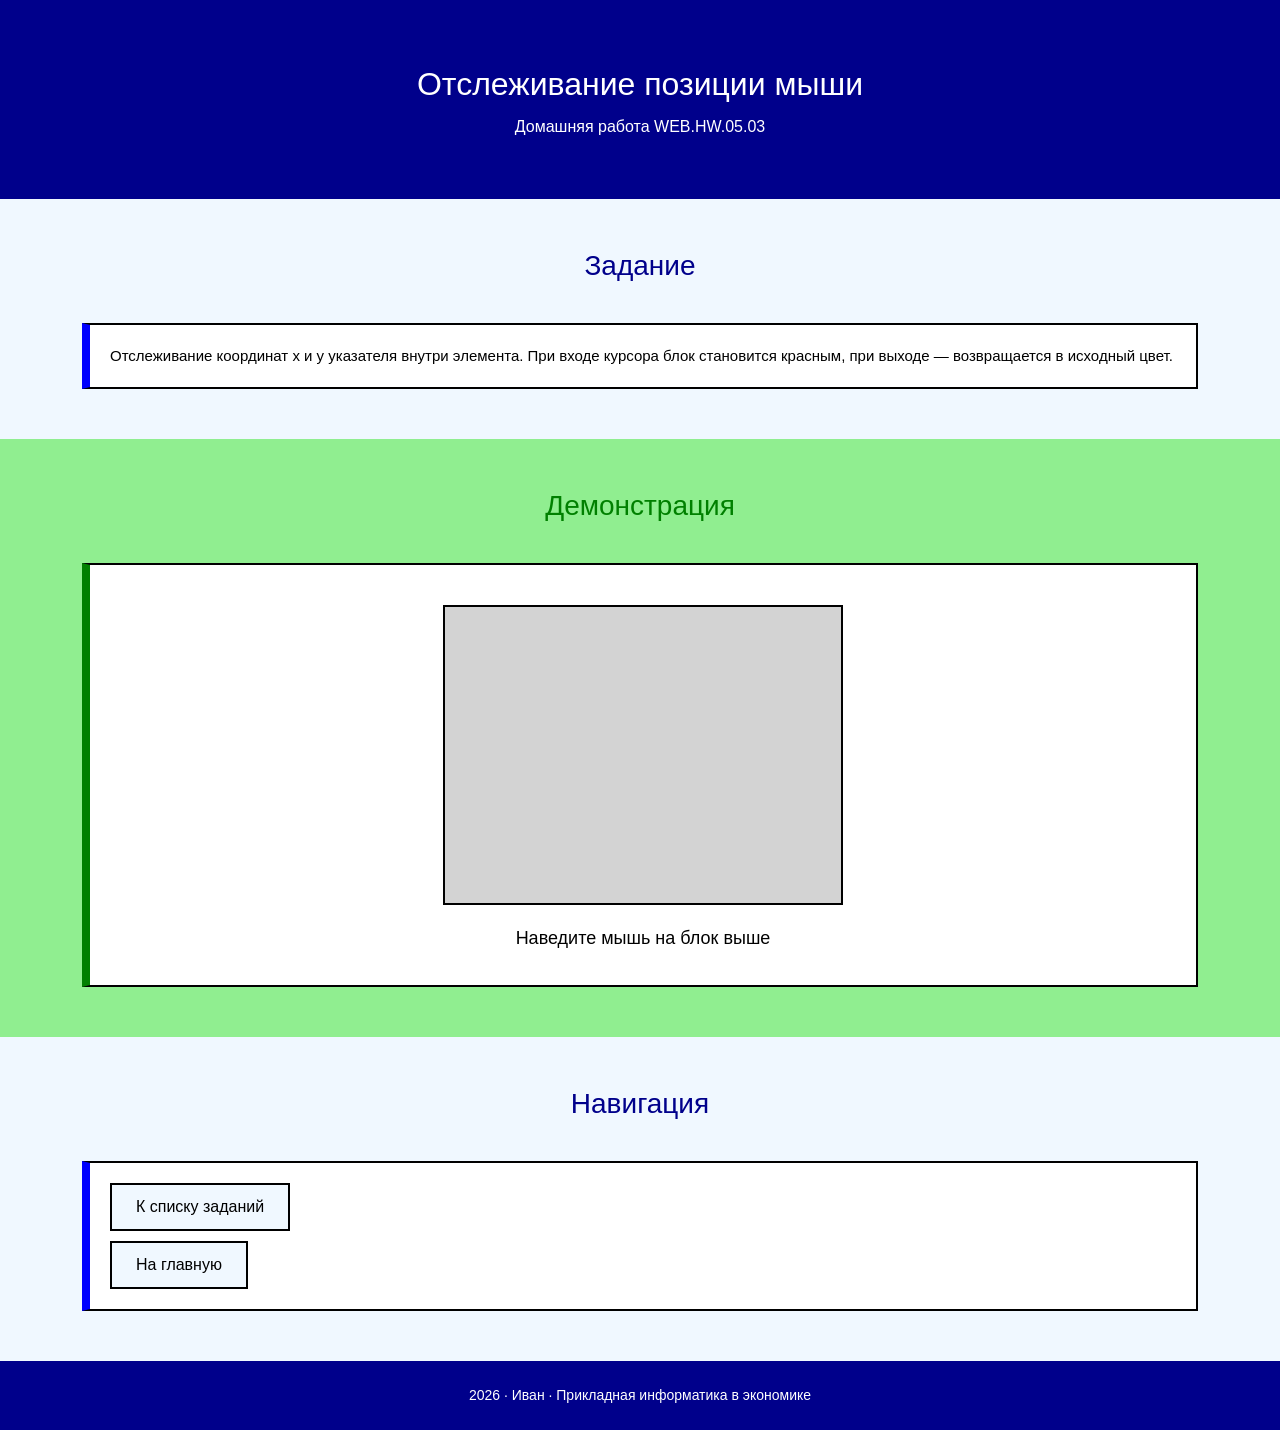
<file: hw_05.03.html>
<!DOCTYPE html>
<html>
<head>
    <title>WEB.HW.05.03 — Отслеживание мыши</title>
    <link href="https://cdn.jsdelivr.net/npm/bootstrap@5.3.8/dist/css/bootstrap.min.css" rel="stylesheet">
    <link rel="stylesheet" href="css/style.css">
</head>
<body>

    <header class="site-header">
        <h1>Отслеживание позиции мыши</h1>
        <p class="subtitle">Домашняя работа WEB.HW.05.03</p>
    </header>

    <div class="section-aliceblue">
        <h2 class="section-heading heading-darkblue">Задание</h2>
        <div class="container">
            <div class="row g-4">
                <div class="col-lg-12">
                    <div class="block block-blue">
                        <p>Отслеживание координат x и y указателя внутри элемента. При входе курсора блок становится красным, при выходе — возвращается в исходный цвет.</p>
                    </div>
                </div>
            </div>
        </div>
    </div>

    <div class="section-lightgreen">
        <h2 class="section-heading heading-green">Демонстрация</h2>
        <div class="container">
            <div class="row g-4">
                <div class="col-lg-12">
                    <div class="block block-green">

                        <div class="track-area"></div>
                        <div class="coords-output">Наведите мышь на блок выше</div>

                    </div>
                </div>
            </div>
        </div>
    </div>

    <div class="section-aliceblue">
        <h2 class="section-heading heading-darkblue">Навигация</h2>
        <div class="container">
            <div class="row g-4">
                <div class="col-lg-12">
                    <div class="block block-blue">
                        <p><a href="homework.html" class="page-link">К списку заданий</a></p>
                        <p><a href="index.html" class="page-link">На главную</a></p>
                    </div>
                </div>
            </div>
        </div>
    </div>

    <footer class="site-footer">
        <p>2026 · Иван · Прикладная информатика в экономике</p>
    </footer>

    <script src="js/hw_05.03.js"></script>
</body>
</html>
</file>
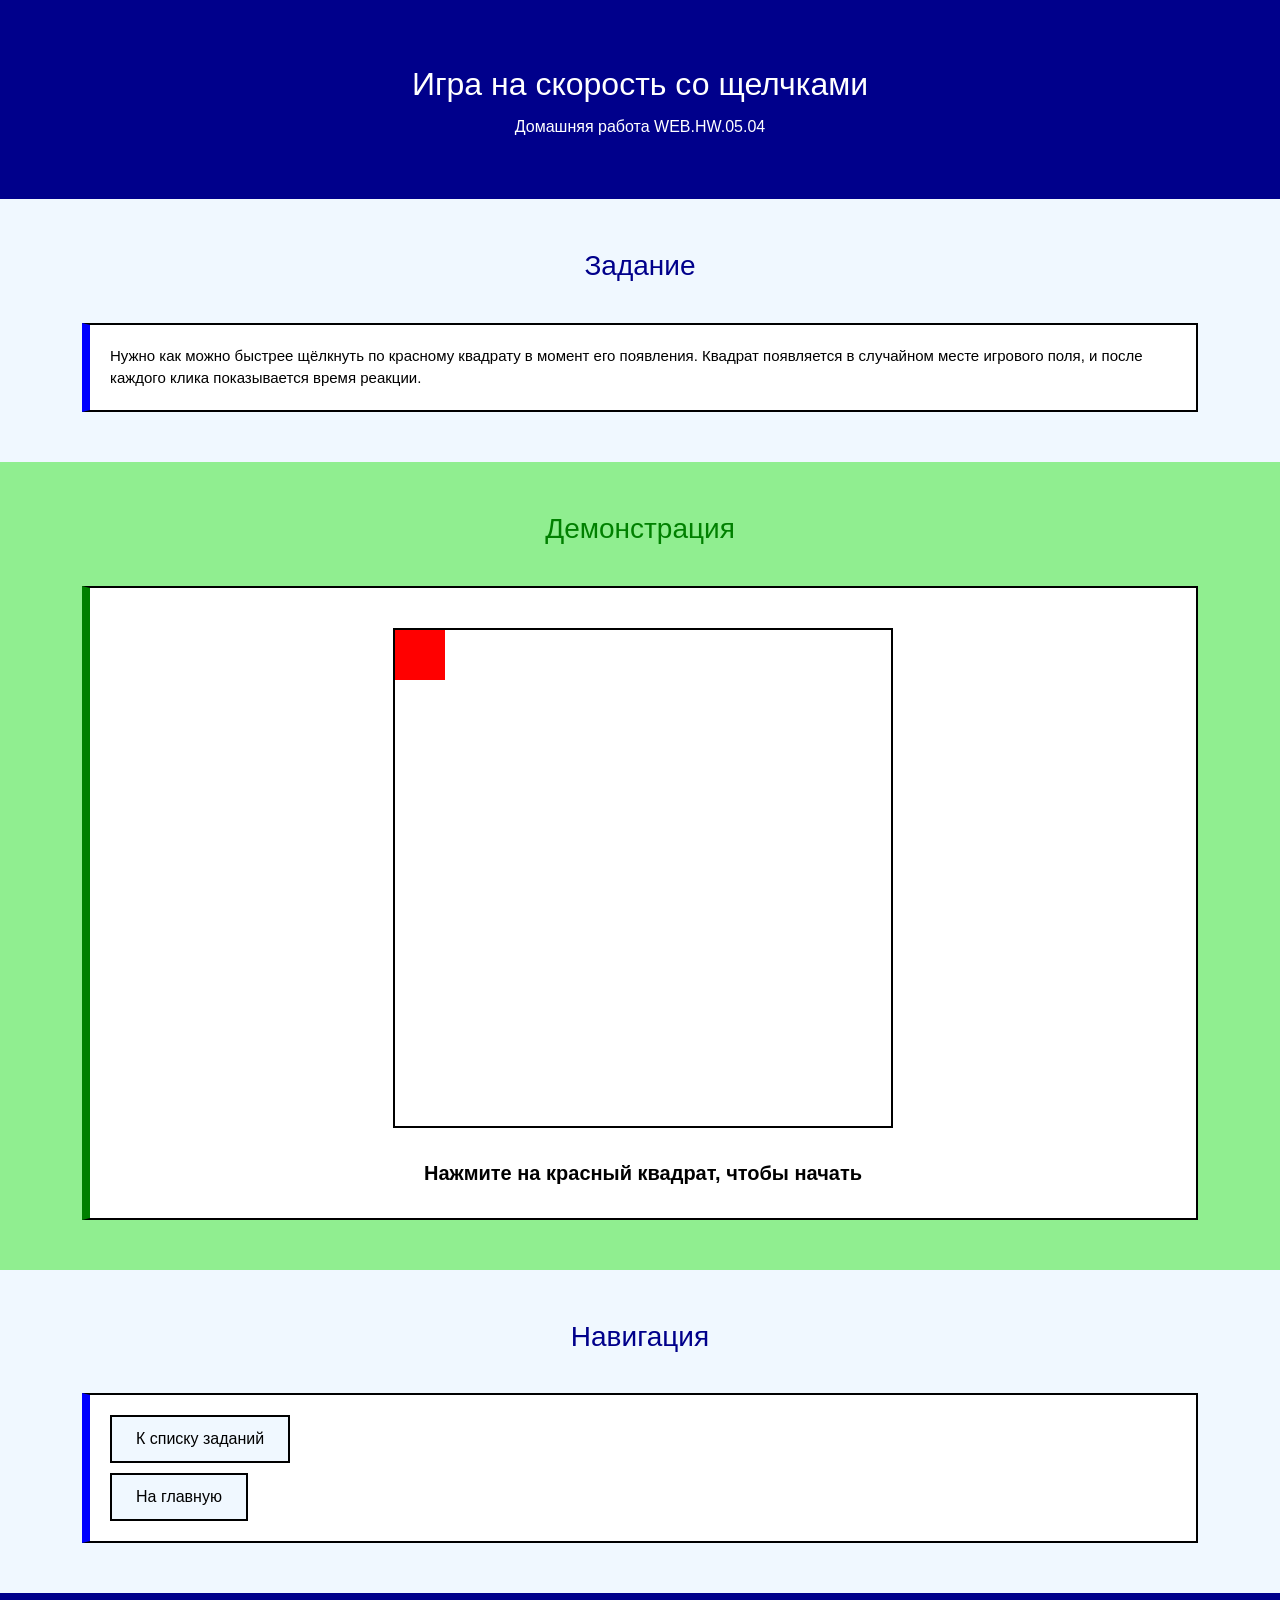
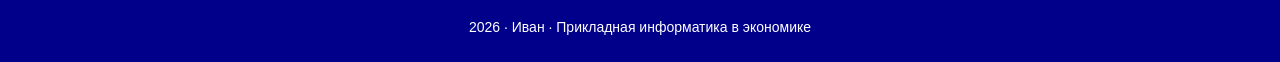
<file: hw_05.04.html>
<!DOCTYPE html>
<html>
<head>
    <title>WEB.HW.05.04 — Игра на скорость</title>
    <link href="https://cdn.jsdelivr.net/npm/bootstrap@5.3.8/dist/css/bootstrap.min.css" rel="stylesheet">
    <link rel="stylesheet" href="css/style.css">
</head>
<body>

    <header class="site-header">
        <h1>Игра на скорость со щелчками</h1>
        <p class="subtitle">Домашняя работа WEB.HW.05.04</p>
    </header>

    <div class="section-aliceblue">
        <h2 class="section-heading heading-darkblue">Задание</h2>
        <div class="container">
            <div class="row g-4">
                <div class="col-lg-12">
                    <div class="block block-blue">
                        <p>Нужно как можно быстрее щёлкнуть по красному квадрату в момент его появления. Квадрат появляется в случайном месте игрового поля, и после каждого клика показывается время реакции.</p>
                    </div>
                </div>
            </div>
        </div>
    </div>

    <div class="section-lightgreen">
        <h2 class="section-heading heading-green">Демонстрация</h2>
        <div class="container">
            <div class="row g-4">
                <div class="col-lg-12">
                    <div class="block block-green">

                        <div class="game-output"></div>
                        <div class="game-message"></div>

                    </div>
                </div>
            </div>
        </div>
    </div>

    <div class="section-aliceblue">
        <h2 class="section-heading heading-darkblue">Навигация</h2>
        <div class="container">
            <div class="row g-4">
                <div class="col-lg-12">
                    <div class="block block-blue">
                        <p><a href="homework.html" class="page-link">К списку заданий</a></p>
                        <p><a href="index.html" class="page-link">На главную</a></p>
                    </div>
                </div>
            </div>
        </div>
    </div>

    <footer class="site-footer">
        <p>2026 · Иван · Прикладная информатика в экономике</p>
    </footer>

    <script src="js/hw_05.04.js"></script>
</body>
</html>
</file>
<file: css/style.css>
/* ===================================================
   ГЛАВНАЯ СТРАНИЦА
   =================================================== */

/* ===== общие настройки страницы ===== */
body {
    margin: 0;
    padding: 0;
    font-family: 'Segoe UI', Tahoma, Geneva, Verdana, sans-serif;
    background-color: white;      /* цвет фона всей страницы */
    color: black;                 /* цвет основного текста */
}

/* ===== верхняя цветная полоса ===== */
body::before {
    content: '';
    display: block;
    height: 5px;
    background-color: darkblue;   /* ЦВЕТ ВЕРХНЕЙ ПОЛОСЫ */
}

/* ===== шапка ===== */
.site-header {
    background-color: darkblue;   /* ФОН ШАПКИ */
    color: white;                 /* ЦВЕТ ТЕКСТА В ШАПКЕ */
    padding: 60px 20px;
    text-align: center;
}

.site-header h1 {
    font-size: 32px;
    margin-bottom: 12px;
}

.site-header .subtitle {
    font-size: 16px;
    margin: 0;
}

.site-header .logo {
    display: inline-block;
    width: 58px;
    height: 58px;
    line-height: 58px;
    border-radius: 50%;
    background-color: white;      /* ФОН КРУЖКА-ЛОГОТИПА */
    color: darkblue;              /* ЦВЕТ БУКВЫ «И» В КРУЖКЕ */
    font-size: 26px;
    font-weight: bold;
    margin-bottom: 18px;
}

/* ===== секции (фоны страницы) ===== */
.section-aliceblue {
    background-color: aliceblue;  /* ФОН 1-Й СЕКЦИИ (голубоватый) */
    padding: 50px 0;
}

.section-lightgreen {
    background-color: lightgreen; /* ФОН 2-Й СЕКЦИИ (зеленоватый) */
    padding: 50px 0;
}

.section-lavender {
    background-color: lavender;   /* ФОН 3-Й СЕКЦИИ (сиреневый) */
    padding: 50px 0;
}

/* ===== заголовки секций ===== */
.section-heading {
    text-align: center;
    font-size: 28px;
    margin-bottom: 40px;
}

.heading-darkblue {
    color: darkblue;              /* ЦВЕТ ЗАГОЛОВКА «Обо мне» */
}

.heading-green {
    color: green;                 /* ЦВЕТ ЗАГОЛОВКА «Увлечения» */
}

.heading-purple {
    color: purple;                /* ЦВЕТ ЗАГОЛОВКА «Путешествия» */
}

/* ===== карточки-блоки ===== */
.block {
    background-color: white;      /* ФОН КАРТОЧКИ */
    border: 2px solid black;      /* ОБЩАЯ РАМКА КАРТОЧКИ */
    padding: 20px;
    height: 100%;
}



.block h3 {
    font-size: 18px;
    margin-bottom: 14px;
    padding-bottom: 8px;
    border-bottom: 1px solid lightgray;   /* ЛИНИЯ ПОД ЗАГОЛОВКОМ */
}

.block p {
    font-size: 15px;
    line-height: 1.5;
    margin-bottom: 10px;
}

.block p:last-child {
    margin-bottom: 0;
}

/* --- цвет левой рамки карточки --- */

.block-red {
    border-left: 8px solid red;      /* КРАСНАЯ ПОЛОСА СЛЕВА */
}

.block-blue {
    border-left: 8px solid blue;      /* СИНЯЯ ПОЛОСА СЛЕВА */
}

.block-green {
    border-left: 8px solid green;     /* ЗЕЛЁНАЯ ПОЛОСА СЛЕВА */
}

.block-purple {
    border-left: 8px solid purple;    /* ФИОЛЕТОВАЯ ПОЛОСА СЛЕВА */
}

.block-orange {
    border-left: 8px solid orange;    /* ОРАНЖЕВАЯ ПОЛОСА СЛЕВА */
}

/* --- цвет заголовка внутри карточки --- */
.block-blue h3 {
    color: blue;                      /* ЦВЕТ ЗАГОЛОВКА СИНЕЙ КАРТОЧКИ */
}

.block-green h3 {
    color: green;                     /* ЦВЕТ ЗАГОЛОВКА ЗЕЛЁНОЙ КАРТОЧКИ */
}

.block-purple h3 {
    color: purple;                    /* ЦВЕТ ЗАГОЛОВКА ФИОЛЕТОВОЙ КАРТОЧКИ */
}

.block-orange h3 {
    color: orange;                    /* ЦВЕТ ЗАГОЛОВКА ОРАНЖЕВОЙ КАРТОЧКИ */
}

/* ===== списки ===== */
.block ul,
.block ol {
    padding-left: 22px;
    margin-bottom: 0;
}

.block ul li,
.block ol li {
    font-size: 15px;
    line-height: 1.5;
    margin-bottom: 6px;
}

/* ===== места под картинки ===== */
.img-placeholder {
    display: flex;
    align-items: center;
    justify-content: center;
    background-color: lightgray;      /* ФОН ЗАГЛУШКИ ПОД ФОТО */
    border: 2px dashed gray;          /* ПУНКТИРНАЯ РАМКА ЗАГЛУШКИ */
    color: dimgray;                   /* ЦВЕТ ТЕКСТА ВНУТРИ ЗАГЛУШКИ */
    font-family: 'Courier New', monospace;
    font-size: 13px;
    text-align: center;
    width: 100%;
    margin-bottom: 10px;
}

.photo {
    height: 110px;
}

.hobby {
    height: 160px;
}

.travel {
    height: 260px;
}

/* ===== реальные картинки ===== */
img.photo,
img.hobby,
img.travel {
    width: 100%;
    height: auto;
    display: block;
    margin-bottom: 10px;
}

/* ===== ссылка на другую страницу ===== */
.page-link {
    display: inline-block;
    padding: 10px 24px;
    background-color: aliceblue;      /* ФОН КНОПКИ-ССЫЛКИ */
    border: 2px solid black;          /* РАМКА КНОПКИ-ССЫЛКИ */
    color: black;                     /* ЦВЕТ ТЕКСТА КНОПКИ-ССЫЛКИ */
    text-decoration: none;
    font-size: 16px;
}

.page-link:hover {
    background-color: lightgray;      /* ФОН ПРИ НАВЕДЕНИИ */
}

/* ===== подвал ===== */
.site-footer {
    background-color: darkblue;       /* ФОН ПОДВАЛА */
    color: white;                     /* ЦВЕТ ТЕКСТА ПОДВАЛА */
    padding: 24px 0;
    font-size: 14px;
    text-align: center;
}

.site-footer p {
    margin: 0;
}

/* ===== адаптивность главной ===== */
@media (max-width: 767.98px) {
    .site-header {
        padding: 40px 15px;
    }

    .site-header h1 {
        font-size: 22px;
    }

    .site-header .logo {
        width: 48px;
        height: 48px;
        line-height: 48px;
        font-size: 20px;
    }

    .section-aliceblue,
    .section-lightgreen,
    .section-lavender {
        padding: 35px 0;
    }

    .section-heading {
        font-size: 22px;
        margin-bottom: 25px;
    }

    .block {
        padding: 15px;
    }
}


/* ===================================================
   СТРАНИЦА С ДОМАШНИМ ЗАДАНИЕМ (hw_01.02.html)
   =================================================== */

/* ===== обложка доклада ===== */
.hw-cover {
    display: block;
    width: 100%;
    max-width: 700px;
    height: auto;
    margin: 25px auto 0;
    border: 3px solid white;          /* БЕЛАЯ РАМКА ВОКРУГ ОБЛОЖКИ */
}

/* ===== блоки кода ===== */
.code-block {
    background-color: lightgray;      /* ФОН БЛОКА КОДА */
    border: 2px solid black;          /* РАМКА БЛОКА КОДА */
    padding: 15px;
    margin-top: 10px;
    margin-bottom: 15px;
    font-family: 'Courier New', monospace;
    font-size: 14px;
    line-height: 1.5;
    white-space: pre-wrap;
    overflow-x: auto;
}

/* ===== таблица с данными ===== */
.data-table {
    width: 100%;
    border-collapse: collapse;
    margin: 15px 0;
    background-color: white;          /* ФОН ТАБЛИЦЫ */
}

.data-table th,
.data-table td {
    border: 2px solid black;
    padding: 10px;
    font-size: 14px;
    text-align: left;
}

.data-table th {
    background-color: lightgray;      /* ФОН ШАПКИ ТАБЛИЦЫ */
}

/* ===== ссылки внутри текста ===== */
.block ul li a {
    color: darkblue;                  /* ЦВЕТ ССЫЛОК В СПИСКАХ */
    text-decoration: underline;
}

/* ===== плавная прокрутка по якорям ===== */
html {
    scroll-behavior: smooth;
}


/* ===================================================
   WEB.HW.03 — Динамический контент (JS)
   =================================================== */

/* ===== универсальная кнопка ===== */
.my-button {
    display: inline-block;
    padding: 10px 20px;
    margin: 5px 5px 5px 0;
    background-color: white;          /* ФОН КНОПКИ */
    border: 2px solid black;          /* РАМКА КНОПКИ */
    color: black;                     /* ЦВЕТ ТЕКСТА КНОПКИ */
    font-size: 16px;
    cursor: pointer;
}

.my-button:hover {
    background-color: lightgray;      /* ФОН КНОПКИ ПРИ НАВЕДЕНИИ */
}

/* ===== заголовок в задании 03.01 ===== */
#greetingHeader {
    margin: 20px 0;
    padding: 20px;
    background-color: white;          /* ФОН ЗАГОЛОВКА-ПРИВЕТСТВИЯ */
    border: 2px solid black;
    text-align: center;
    font-size: 28px;
}

/* ===== абзацы в задании 03.02 ===== */
.text-item {
    margin-bottom: 15px;
}

.text-block {
    background-color: white;          /* ФОН АБЗАЦА */
    border: 1px solid black;
    padding: 15px;
    margin-bottom: 10px;
    font-size: 15px;
}

/* ===== квадраты в задании 03.03 ===== */
.squares-container {
    display: flex;
    gap: 15px;
    flex-wrap: wrap;
    margin: 20px 0;
}

.square {
    width: 100px;
    height: 100px;
    background-color: white;          /* ИЗНАЧАЛЬНЫЙ ФОН КВАДРАТА */
    border: 3px solid black;
}

/* ===== квадрат состояний в задании 03.04 ===== */
.box {
    width: 120px;
    height: 120px;
    margin: 20px 0;
    border: 3px solid black;
    background-color: white;          /* ИЗНАЧАЛЬНЫЙ ФОН */
    transition: width 0.3s, height 0.3s, background-color 0.3s;
}

.box.large {
    width: 200px;
    height: 200px;
}

.box.small {
    width: 80px;
    height: 80px;
}

.box.medium {
    width: 140px;
    height: 140px;
}

.box.red {
    background-color: red;            /* ЦВЕТ БОЛЬШОГО КВАДРАТА */
}

.box.blue {
    background-color: blue;           /* ЦВЕТ МАЛЕНЬКОГО КВАДРАТА */
}

.box.green {
    background-color: green;          /* ЦВЕТ СРЕДНЕГО КВАДРАТА */
}


/* ===================================================
   WEB.HW.04.01 — Аккордеон
   =================================================== */

.title {
    font-size: 20px;
    font-weight: bold;
    background-color: lightgray;      /* ФОН ЗАГОЛОВКА РАЗДЕЛА */
    border: 2px solid black;
    padding: 12px 16px;
    margin-top: 8px;
    cursor: pointer;
}

.title:hover {
    background-color: darkgray;       /* ФОН ЗАГОЛОВКА ПРИ НАВЕДЕНИИ */
}

.myText {
    display: none;
    background-color: white;          /* ФОН СОДЕРЖИМОГО РАЗДЕЛА */
    border: 2px solid black;
    border-top: none;
    padding: 15px;
    font-size: 15px;
}

.myText.active {
    display: block;
}


/* ===================================================
   WEB.HW.04.02 — Голосование
   =================================================== */

#message {
    font-size: 24px;
    font-weight: bold;
    margin-bottom: 20px;
}

#addFriend {
    padding: 8px 12px;
    border: 2px solid black;
    font-size: 16px;
    margin-right: 5px;
    margin-bottom: 5px;
}

#addNew {
    padding: 8px 16px;
    border: 2px solid black;
    background-color: white;          /* ФОН КНОПКИ «ДОБАВИТЬ» */
    font-size: 16px;
    cursor: pointer;
}

#addNew:hover {
    background-color: lightgray;      /* ФОН КНОПКИ ПРИ НАВЕДЕНИИ */
}

#output {
    width: 100%;
    border-collapse: collapse;
    margin-top: 20px;
    background-color: white;          /* ФОН ТАБЛИЦЫ */
}

#output td {
    border: 2px solid black;
    padding: 10px 15px;
    font-size: 15px;
    text-align: left;
}

#output tr {
    cursor: pointer;
}

#output tr:hover {
    background-color: aliceblue;      /* ФОН СТРОКИ ПРИ НАВЕДЕНИИ */
}


/* ===================================================
   WEB.HW.04.03 — Виселица
   =================================================== */

.gameArea {
    text-align: center;
    font-size: 24px;
}

.gameArea .score {
    font-size: 20px;
    margin: 15px 0;
}

.gameArea .box {
    display: inline-block;
    min-width: 40px;
    padding: 5px;
    margin: 3px;
    border-bottom: 3px solid black;   /* ЛИНИЯ ПОД БУКВОЙ СЛОВА */
    font-size: 28px;
    font-weight: bold;
}

.gameArea .letters {
    margin-top: 20px;
}

.gameArea .boxE {
    display: inline-block;
    width: 40px;
    height: 40px;
    line-height: 40px;
    margin: 3px;
    border: 2px solid black;
    border-radius: 5px;
    font-size: 18px;
    background-color: white;          /* ФОН КНОПКИ-БУКВЫ */
    cursor: pointer;
    vertical-align: middle;
}

.gameArea .boxE:hover {
    background-color: aliceblue;      /* ФОН КНОПКИ ПРИ НАВЕДЕНИИ */
}

.gameArea .used {
    display: inline-block;
    width: 40px;
    height: 40px;
    line-height: 40px;
    margin: 3px;
    border: 2px solid gray;
    border-radius: 5px;
    font-size: 18px;
    background-color: darkgray;       /* ФОН ИСПОЛЬЗОВАННОЙ БУКВЫ */
    color: white;                     /* ЦВЕТ ТЕКСТА ИСПОЛЬЗОВАННОЙ БУКВЫ */
    vertical-align: middle;
}


/* ===================================================
   WEB.HW.05.01 — Аналитика кликов
   =================================================== */

.track-container {
    padding: 10px 0;
    margin-bottom: 20px;
}

.track-container .box {
    display: inline-block;
    margin: 10px 10px 10px 0;
    padding: 20px;
    background-color: aliceblue;      /* ФОН КВАДРАТА ДЛЯ КЛИКА */
    border: 2px solid black;
    font-size: 16px;
    cursor: pointer;
    vertical-align: top;
}

.track-container .box:hover {
    background-color: lightgray;      /* ФОН КВАДРАТА ПРИ НАВЕДЕНИИ */
}

.track-output {
    background-color: white;          /* ФОН ЖУРНАЛА КЛИКОВ */
    border: 2px solid black;
    padding: 15px;
    font-family: 'Courier New', monospace;
    font-size: 14px;
    min-height: 60px;
}

.track-output p {
    margin: 5px 0;
}


/* ===================================================
   WEB.HW.05.02 — Звёздный рейтинг
   =================================================== */

.stars {
    list-style-type: none;
    padding: 0;
    margin: 10px 0;
}

.star {
    font-size: 40px;
    color: lightgray;                 /* ЦВЕТ ПУСТОЙ ЗВЕЗДЫ */
    display: inline-block;
    cursor: pointer;
    user-select: none;
}

.star:hover {
    color: gold;                      /* ЦВЕТ ЗВЕЗДЫ ПРИ НАВЕДЕНИИ */
}

.star.orange {
    color: orange;                    /* ЦВЕТ АКТИВНОЙ ЗВЕЗДЫ */
}

.output {
    background-color: lightgray;      /* ФОН СТРОКИ С ОЦЕНКОЙ */
    border: 2px solid black;
    padding: 10px 15px;
    font-size: 16px;
    margin-top: 10px;
    min-height: 45px;
}


/* ===================================================
   WEB.HW.05.03 — Отслеживание мыши
   =================================================== */

.track-area {
    width: 400px;
    max-width: 100%;
    height: 300px;
    background-color: lightgray;      /* ФОН ОБЛАСТИ СЛЕЖЕНИЯ */
    border: 2px solid black;
    margin: 20px auto;
}

.track-area.active {
    background-color: red;            /* ФОН ОБЛАСТИ, КОГДА МЫШЬ ВНУТРИ */
}

.coords-output {
    text-align: center;
    font-size: 18px;
    margin: 10px 0;
    min-height: 30px;
}


/* ===================================================
   WEB.HW.05.04 — Игра на скорость
   =================================================== */

.game-output {
    width: 500px;
    max-width: 100%;
    height: 500px;
    border: 2px solid black;
    margin: 20px auto;
    position: relative;
    background-color: white;          /* ФОН ИГРОВОГО ПОЛЯ */
}

.game-box {
    width: 50px;
    height: 50px;
    background-color: red;            /* ЦВЕТ КВАДРАТА ДЛЯ КЛИКА */
    position: absolute;
    top: 0;
    left: 0;
    display: block;
    cursor: pointer;
}

.game-message {
    text-align: center;
    padding: 10px;
    font-size: 20px;
    font-weight: bold;
}
</file>
